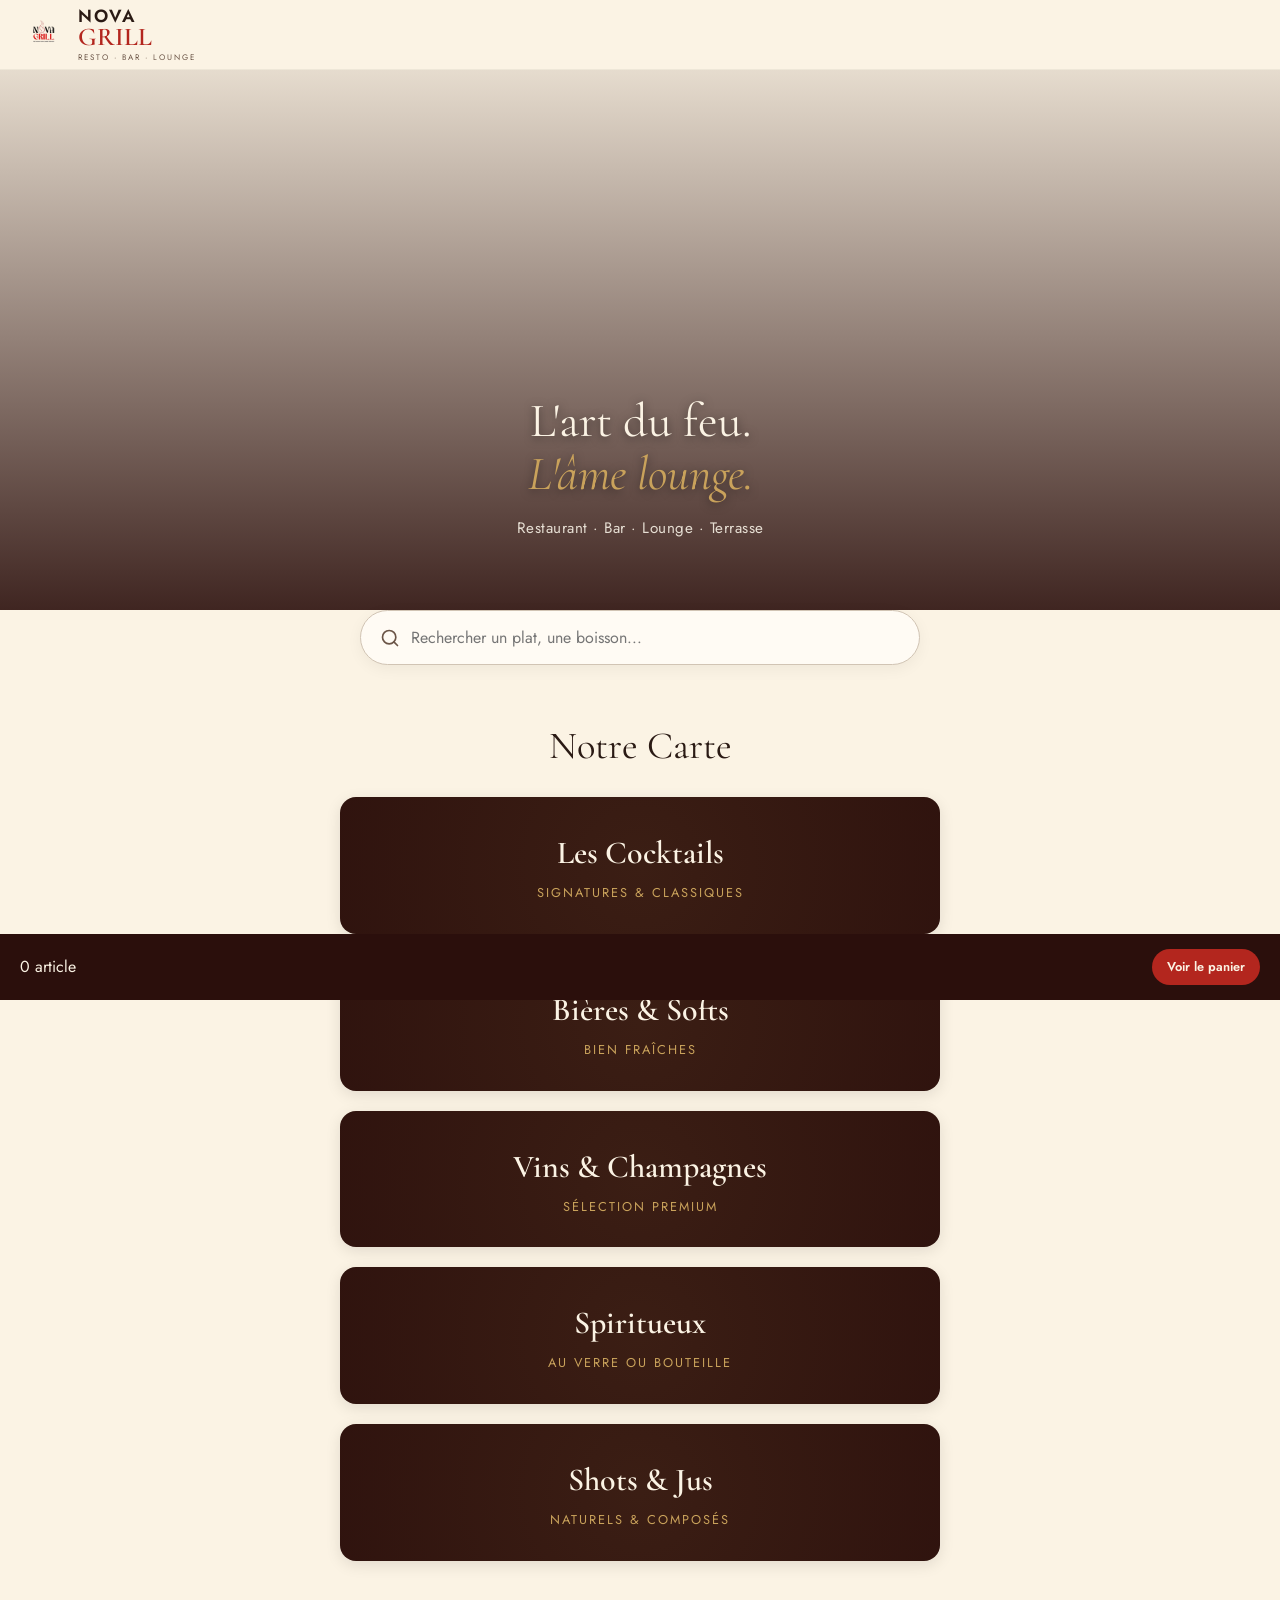
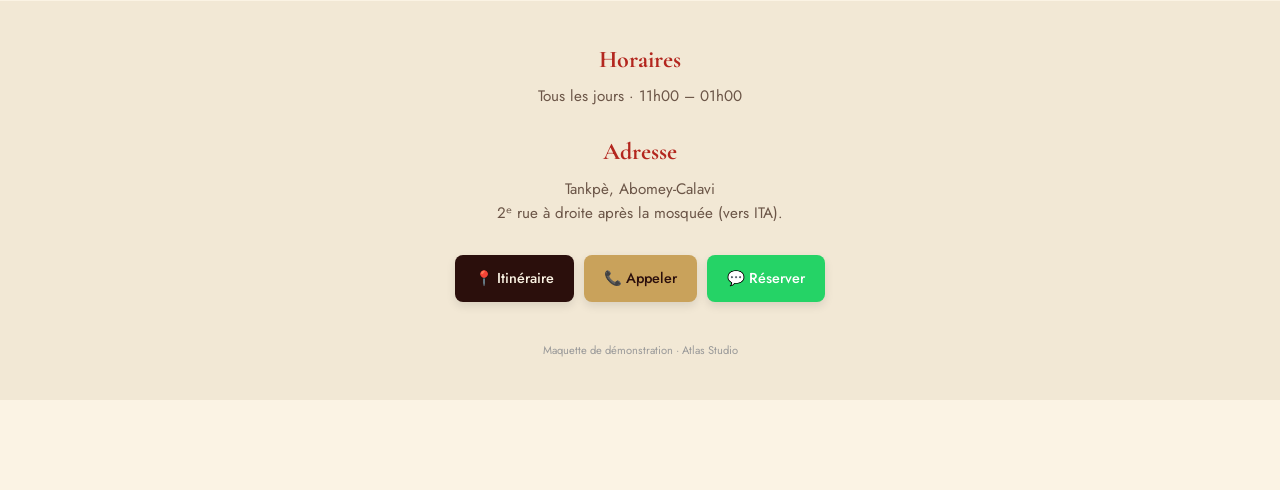
<file: index.html>
<!DOCTYPE html>
<html lang="fr">
<head>
    <meta charset="UTF-8">
    <meta name="viewport" content="width=device-width, initial-scale=1.0, maximum-scale=1.0, user-scalable=no">
    <title>NOVA GRILL — Catégories</title>
    <link rel="preconnect" href="https://fonts.googleapis.com">
    <link rel="preconnect" href="https://fonts.gstatic.com" crossorigin>
    <link href="https://fonts.googleapis.com/css2?family=Cormorant+Garamond:ital,wght@0,400;0,600;1,400&family=Jost:wght@300;400;500;600&display=swap" rel="stylesheet">
    <link rel="stylesheet" href="style.css">
</head>
<body>

    <header>
        <img src="logo.png" alt="Nova Grill" class="header-logo" onerror="this.style.display='none'">
        <div class="header-text">
            <span class="nova">NOVA</span><span class="grill">GRILL</span><span class="sub">Resto · Bar · Lounge</span>
        </div>
    </header>

    <section id="hero">
        <h1 class="hero-titre">L'art du feu.<br><i>L'âme lounge.</i></h1>
        <p class="hero-desc">Restaurant · Bar · Lounge · Terrasse</p>
    </section>

    <!-- BARRE DE RECHERCHE (Bug corrigé) -->
    <div class="search-container">
        <div class="search-wrapper">
            <!-- J'ai ajouté width et height ici pour bloquer la taille -->
            <svg class="search-icon" width="20" height="20" viewBox="0 0 24 24" fill="none" stroke="currentColor" stroke-width="2" stroke-linecap="round" stroke-linejoin="round">
                <circle cx="11" cy="11" r="8"></circle>
                <line x1="21" y1="21" x2="16.65" y2="16.65"></line>
            </svg>
            <input type="text" id="search-input" class="search-input" placeholder="Rechercher un plat, une boisson..." oninput="rechercherPlat()">
        </div>
    </div>

    <section class="categories-section">
        <h2 id="categories-title" class="section-titre" style="text-align: center; margin-bottom: 30px;">Notre Carte</h2>
        
        <!-- GRILLE DES CATÉGORIES -->
        <div id="categories-grid" class="category-grid">
            <a href="cocktails.html" class="category-card"><h3>Les Cocktails</h3><p>Signatures & Classiques</p></a>
            <a href="bieres.html" class="category-card"><h3>Bières & Softs</h3><p>Bien fraîches</p></a>
            <a href="vins.html" class="category-card"><h3>Vins & Champagnes</h3><p>Sélection Premium</p></a>
            <a href="spiritueux.html" class="category-card"><h3>Spiritueux</h3><p>Au verre ou bouteille</p></a>
            <a href="shots_jus.html" class="category-card"><h3>Shots & Jus</h3><p>Naturels & Composés</p></a>
        </div>

        <!-- RÉSULTATS DE RECHERCHE -->
        <div id="search-results" style="display: none; max-width: 600px; margin: 0 auto;"></div>
    </section>

    <section id="infos">
        <div class="info-item"><h4>Horaires</h4><p>Tous les jours · 11h00 – 01h00</p></div>
        <div class="info-item"><h4>Adresse</h4><p>Tankpè, Abomey-Calavi<br>2ᵉ rue à droite après la mosquée (vers ITA).</p></div>
        <div class="footer-buttons">
            <a href="https://maps.app.goo.gl/GMXFYEjBbgZhUxbY9?g_st=ic" class="btn-footer" target="_blank">📍 Itinéraire</a>
            <a href="tel:+2290167020586" class="btn-footer appeler">📞 Appeler</a>
            <a href="https://wa.me/2290167020586" class="btn-footer whatsapp" target="_blank">💬 Réserver</a>
        </div>
        <p class="demo-note">Maquette de démonstration · Atlas Studio</p>
    </section>

    <!-- BARRE PANIER FIXE -->
    <div class="cart-bar" id="cart-bar" onclick="window.location.href='cocktails.html'">
        <div class="cart-bar-text" id="cart-bar-text">0 article</div>
        <div class="cart-bar-btn">Voir le panier</div>
    </div>

    <script src="menu-data.js"></script>
    <script src="panier.js"></script>
    <script>
        // 1. Initialisation de la barre de panier
        window.onload = function() {
            let p = JSON.parse(localStorage.getItem('panierNova')) || {};
            let total = 0; let qte = 0;
            for(let id in p) { total += p[id].prix * p[id].qte; qte += p[id].qte; }
            const bar = document.getElementById('cart-bar');
            const txt = document.getElementById('cart-bar-text');
            if(qte > 0) {
                bar.classList.add('active');
                txt.innerHTML = `<strong>${qte} article${qte>1?'s':''}</strong> · ${total.toLocaleString()} F`;
            }
        }

        // 2. FONCTION DE RECHERCHE
        function rechercherPlat() {
            const query = document.getElementById('search-input').value.toLowerCase().trim();
            const resultsContainer = document.getElementById('search-results');
            const categoriesGrid = document.getElementById('categories-grid');
            const title = document.getElementById('categories-title');

            if(query === '') {
                resultsContainer.style.display = 'none';
                resultsContainer.innerHTML = '';
                categoriesGrid.style.display = 'grid';
                title.style.display = 'block';
                return;
            }

            categoriesGrid.style.display = 'none';
            title.style.display = 'none';
            resultsContainer.style.display = 'block';
            resultsContainer.innerHTML = '';

            let trouves = [];

            for (let cat in MENU_DATA) {
                MENU_DATA[cat].forEach(item => {
                    if(item.nom.toLowerCase().includes(query) || (item.desc && item.desc.toLowerCase().includes(query))) {
                        let nomCategorie = cat.replace('_', ' ');
                        trouves.push({ ...item, categorie: nomCategorie });
                    }
                });
            }

            if(trouves.length === 0) {
                resultsContainer.innerHTML = '<p style="text-align:center; color:var(--text-2); font-style:italic; padding:20px;">Aucun résultat pour cette recherche.</p>';
            } else {
                trouves.forEach(item => {
                    const div = document.createElement('div');
                    div.className = 'plat-item';
                    div.innerHTML = `
                        <div class="plat-header">
                            <span class="plat-nom">${item.nom} <span style="font-family:var(--font-texte); font-size:0.7rem; color:var(--gold); text-transform:uppercase; letter-spacing:1px; margin-left:5px;">(${item.categorie})</span></span>
                            <div class="plat-dots"></div>
                            <span class="plat-prix">${item.prix.toLocaleString()} F</span>
                        </div>
                        ${item.desc ? `<p class="plat-desc">${item.desc}</p>` : ''}
                        <div class="btn-add-container" id="btn-container-${item.id}">
                            <button class="btn-add" onclick="ajouterAuPanier('${item.nom}', ${item.prix}, '${item.id}')">+ Ajouter</button>
                            <div class="btn-qte-control" id="ctrl-${item.id}">
                                <button onclick="modifierQte('${item.id}', -1)">−</button>
                                <span id="qte-${item.id}">1</span>
                                <button onclick="modifierQte('${item.id}', 1)">+</button>
                            </div>
                        </div>
                    `;
                    resultsContainer.appendChild(div);
                    
                    if (panier[item.id]) {
                        document.getElementById(`btn-container-${item.id}`).querySelector('.btn-add').style.display = 'none';
                        document.getElementById(`ctrl-${item.id}`).style.display = 'flex';
                        document.getElementById(`qte-${item.id}`).innerText = panier[item.id].qte;
                    }
                });
            }
        }
    </script>
</body>
</html>
</file>
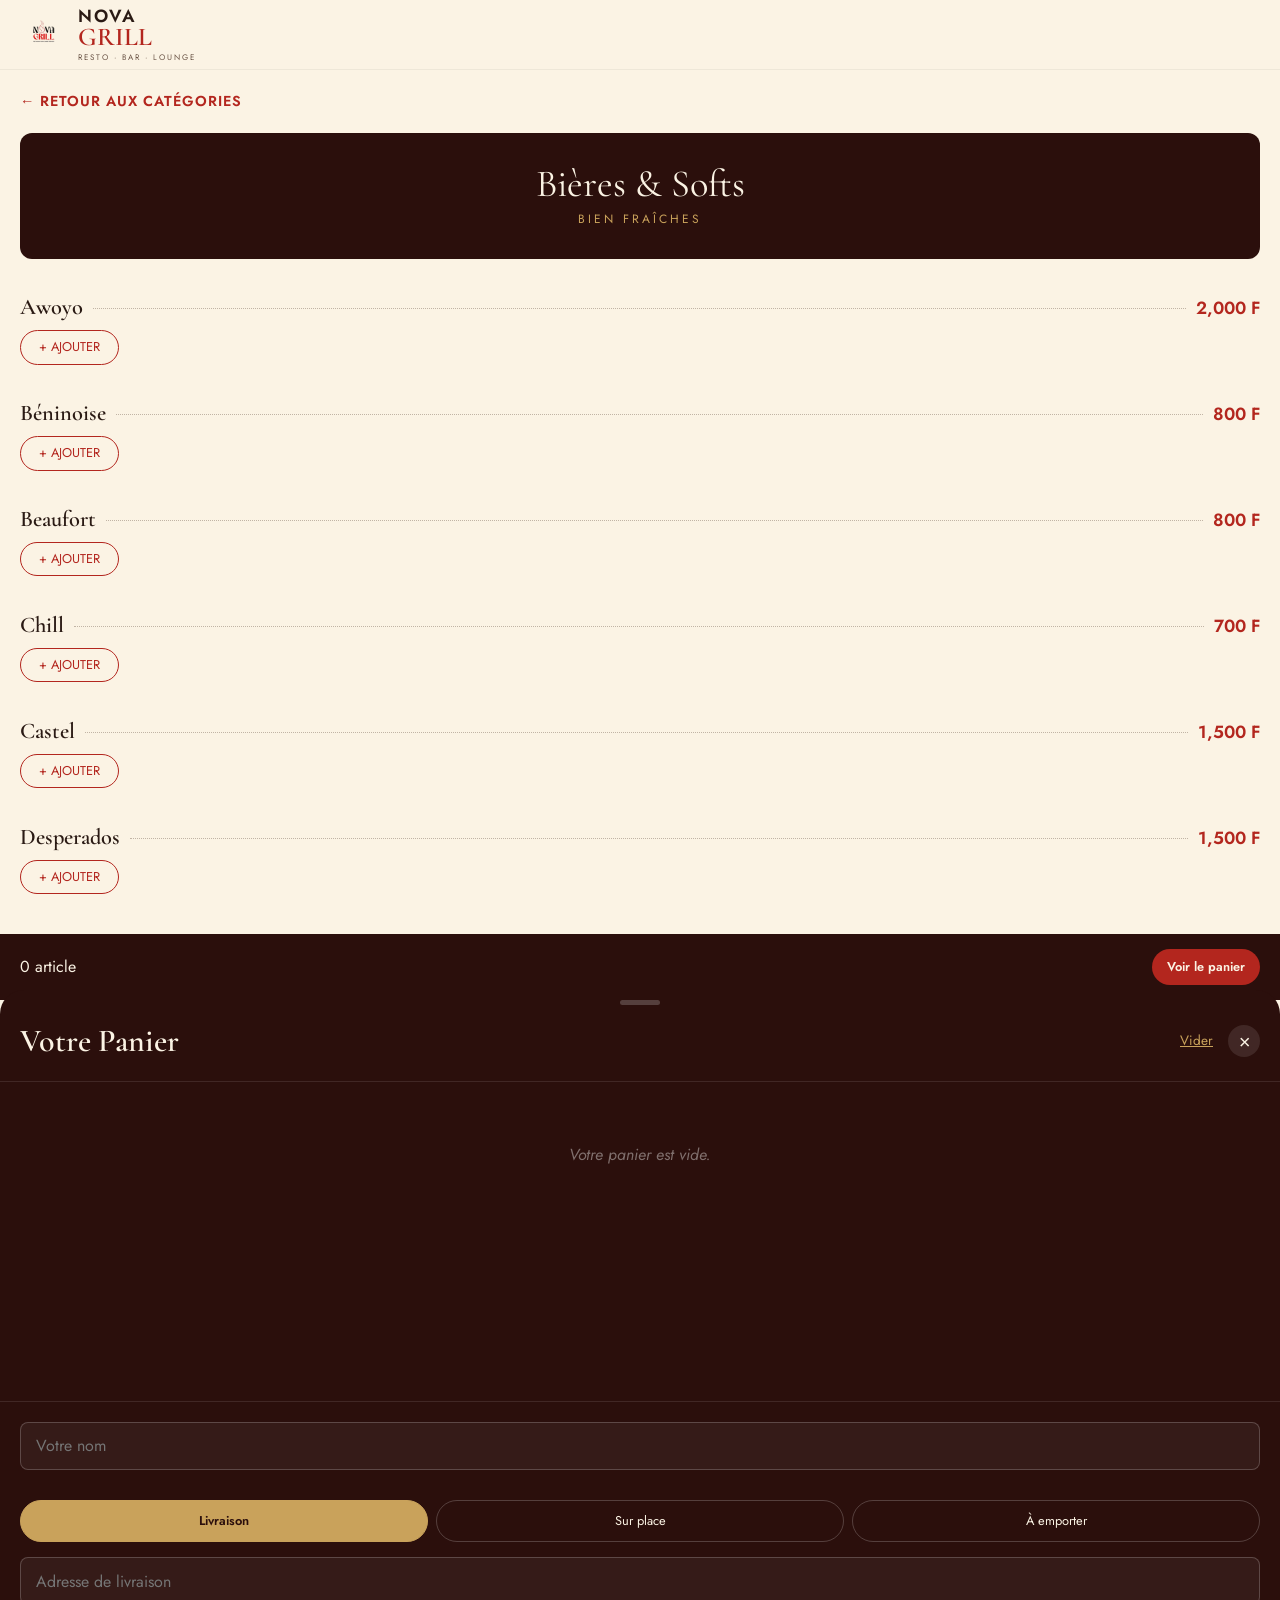
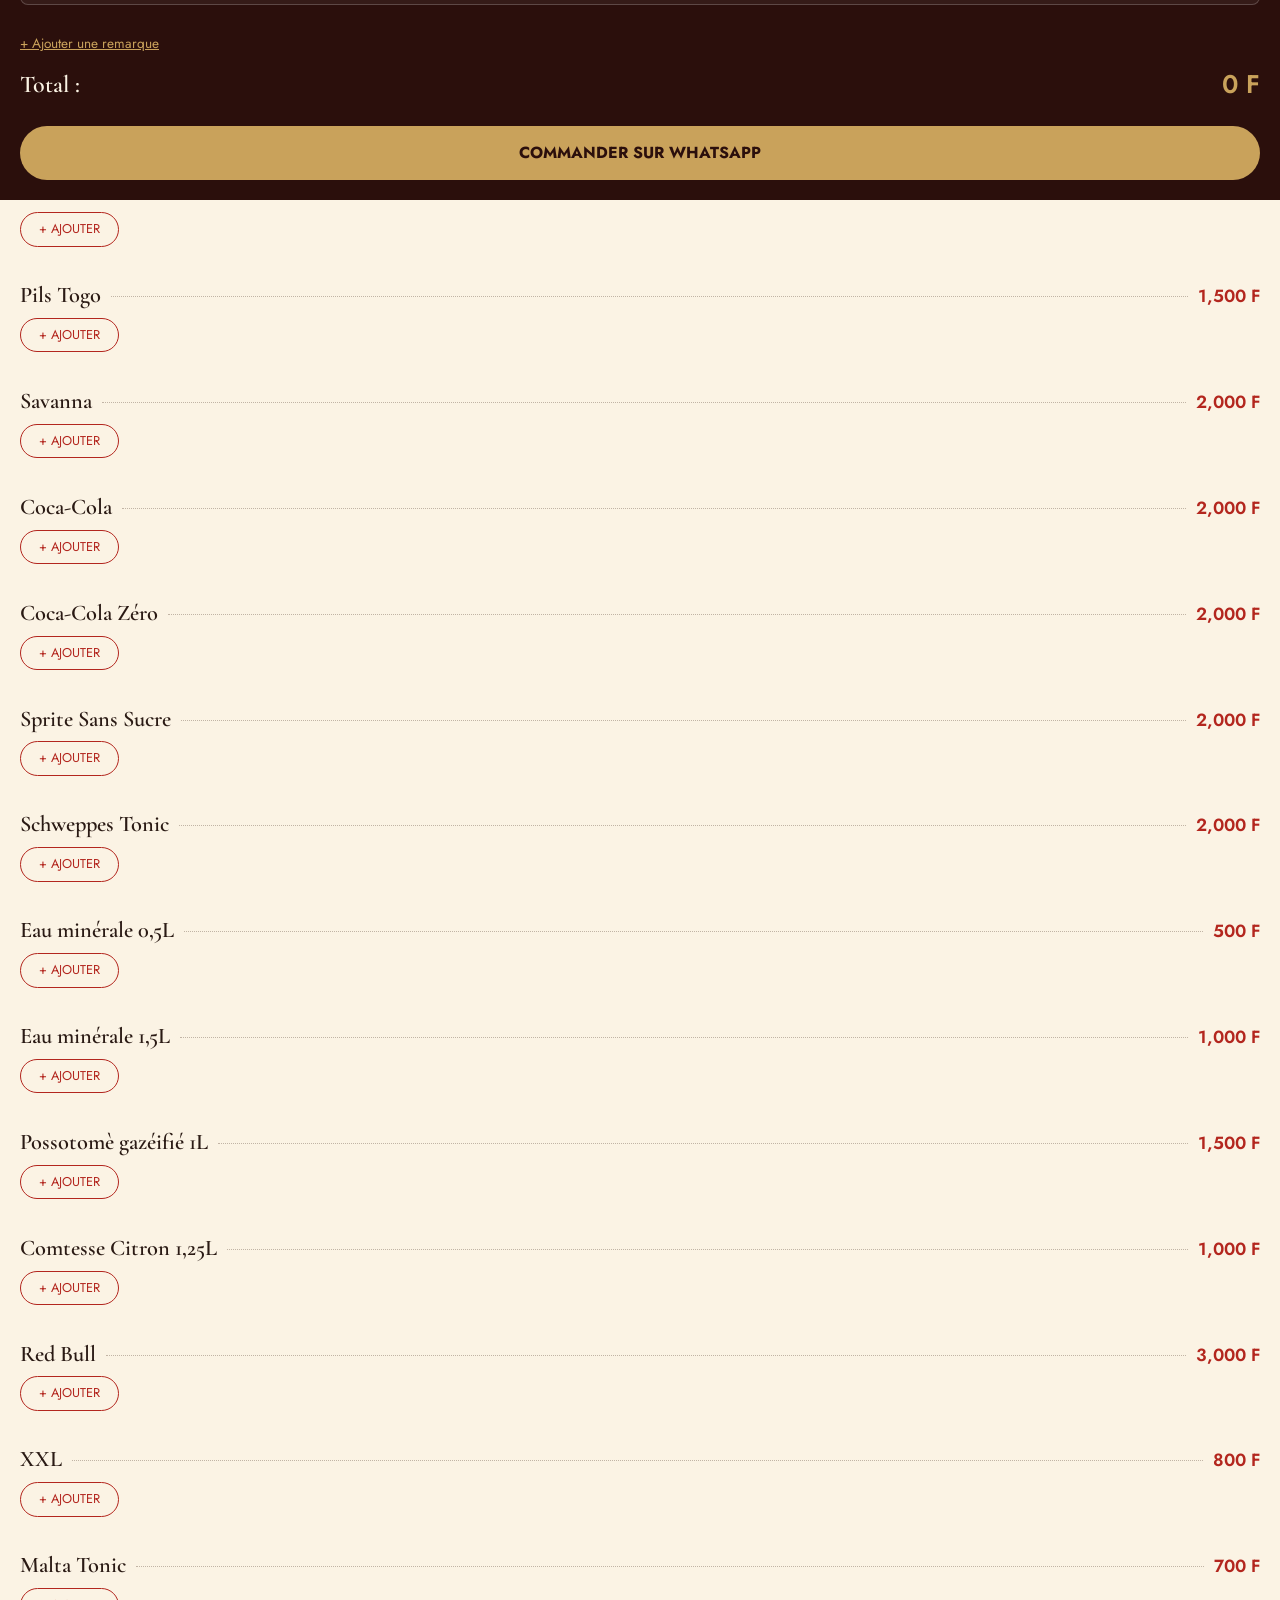
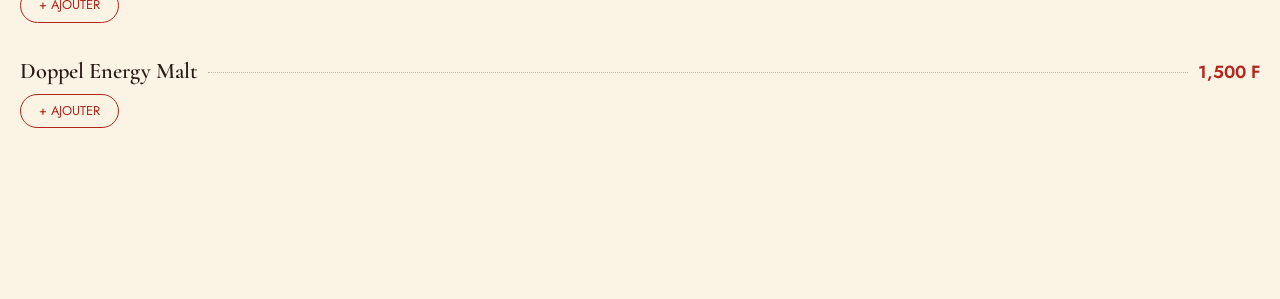
<file: bieres.html>
<!DOCTYPE html>
<html lang="fr">
<head>
    <meta charset="UTF-8">
    <meta name="viewport" content="width=device-width, initial-scale=1.0, maximum-scale=1.0, user-scalable=no">
    <title>NOVA GRILL — Bières & Softs</title>
    <link rel="preconnect" href="https://fonts.googleapis.com">
    <link rel="preconnect" href="https://fonts.gstatic.com" crossorigin>
    <link href="https://fonts.googleapis.com/css2?family=Cormorant+Garamond:ital,wght@0,400;0,600;1,400&family=Jost:wght@300;400;500;600&display=swap" rel="stylesheet">
    <link rel="stylesheet" href="style.css">
</head>
<body>
    <header>
        <img src="logo.png" alt="Nova Grill" class="header-logo" onerror="this.style.display='none'">
        <div class="header-text">
            <span class="nova">NOVA</span><span class="grill">GRILL</span><span class="sub">Resto · Bar · Lounge</span>
        </div>
    </header>

    <a href="index.html" class="btn-retour">← Retour aux catégories</a>

    <section>
        <div class="section-header">
            <h2 class="section-titre">Bières & Softs</h2>
            <p class="section-sous-titre">Bien fraîches</p>
        </div>
        <div id="menu-container"></div>
    </section>

    <div class="cart-bar" id="cart-bar" onclick="ouvrirPanier()">
        <div class="cart-bar-text" id="cart-bar-text">0 article</div>
        <div class="cart-bar-btn">Voir le panier</div>
    </div>
    <div id="panier-overlay" onclick="fermerPanier()"></div>
    <div id="panier-drawer">
        <div class="drag-handle"></div>
        <div class="panier-header">
            <h3>Votre Panier</h3>
            <div class="header-actions"><button class="btn-vider" onclick="viderPanier()">Vider</button><button class="btn-fermer" onclick="fermerPanier()">×</button></div>
        </div>
        <div class="panier-content" id="panier-items-container"></div>
        <div class="panier-footer">
            <input type="text" id="nom-input" class="input-nom" placeholder="Votre nom" oninput="preparerLienWhatsApp()">
            <div class="mode-selector">
                <button class="mode-btn active" onclick="setMode('livraison', this)">Livraison</button>
                <button class="mode-btn" onclick="setMode('sur_place', this)">Sur place</button>
                <button class="mode-btn" onclick="setMode('emporter', this)">À emporter</button>
            </div>
            <div id="input-livraison" class="input-cond active"><input type="text" id="adresse-input" placeholder="Adresse de livraison" oninput="preparerLienWhatsApp()"></div>
            <div id="input-sur_place" class="input-cond"><input type="text" id="table-input" placeholder="Numéro de table" oninput="preparerLienWhatsApp()"></div>
            <span class="remarque-toggle" onclick="toggleRemarque()">+ Ajouter une remarque</span>
            <textarea id="remarque-input" class="remarque-input" rows="2" placeholder="Ex: Sans piment..." oninput="preparerLienWhatsApp()"></textarea>
            <div class="panier-total-row"><span>Total :</span><span id="panier-total-prix">0 F</span></div>
            <a href="#" id="btn-whatsapp" class="btn-whatsapp" target="_blank" disabled>Commander sur WhatsApp</a>
        </div>
    </div>
    <div id="toast"><span id="toast-message">Article ajouté</span><button onclick="annulerDernierAjout()">Annuler</button></div>

    <script src="menu-data.js"></script>
    <script src="panier.js"></script>
    <script>
        window.onload = function() {
            const container = document.getElementById('menu-container');
            const items = MENU_DATA.bieres; // <-- ICI
            if (items && items.length > 0) {
                items.forEach(item => {
                    const platDiv = document.createElement('div');
                    platDiv.className = 'plat-item';
                    platDiv.innerHTML = `
                        <div class="plat-header"><span class="plat-nom">${item.nom}</span><div class="plat-dots"></div><span class="plat-prix">${item.prix.toLocaleString()} F</span></div>
                        ${item.desc ? `<p class="plat-desc">${item.desc}</p>` : ''}
                        <div class="btn-add-container" id="btn-container-${item.id}">
                            <button class="btn-add" onclick="ajouterAuPanier('${item.nom}', ${item.prix}, '${item.id}')">+ Ajouter</button>
                            <div class="btn-qte-control" id="ctrl-${item.id}"><button onclick="modifierQte('${item.id}', -1)">−</button><span id="qte-${item.id}">1</span><button onclick="modifierQte('${item.id}', 1)">+</button></div>
                        </div>`;
                    container.appendChild(platDiv);
                    if (panier[item.id]) {
                        document.getElementById(`btn-container-${item.id}`).querySelector('.btn-add').style.display = 'none';
                        document.getElementById(`ctrl-${item.id}`).style.display = 'flex';
                        document.getElementById(`qte-${item.id}`).innerText = panier[item.id].qte;
                    }
                });
            }
            mettreAJourUI();
        }
    </script>
</body>
</html>
</file>
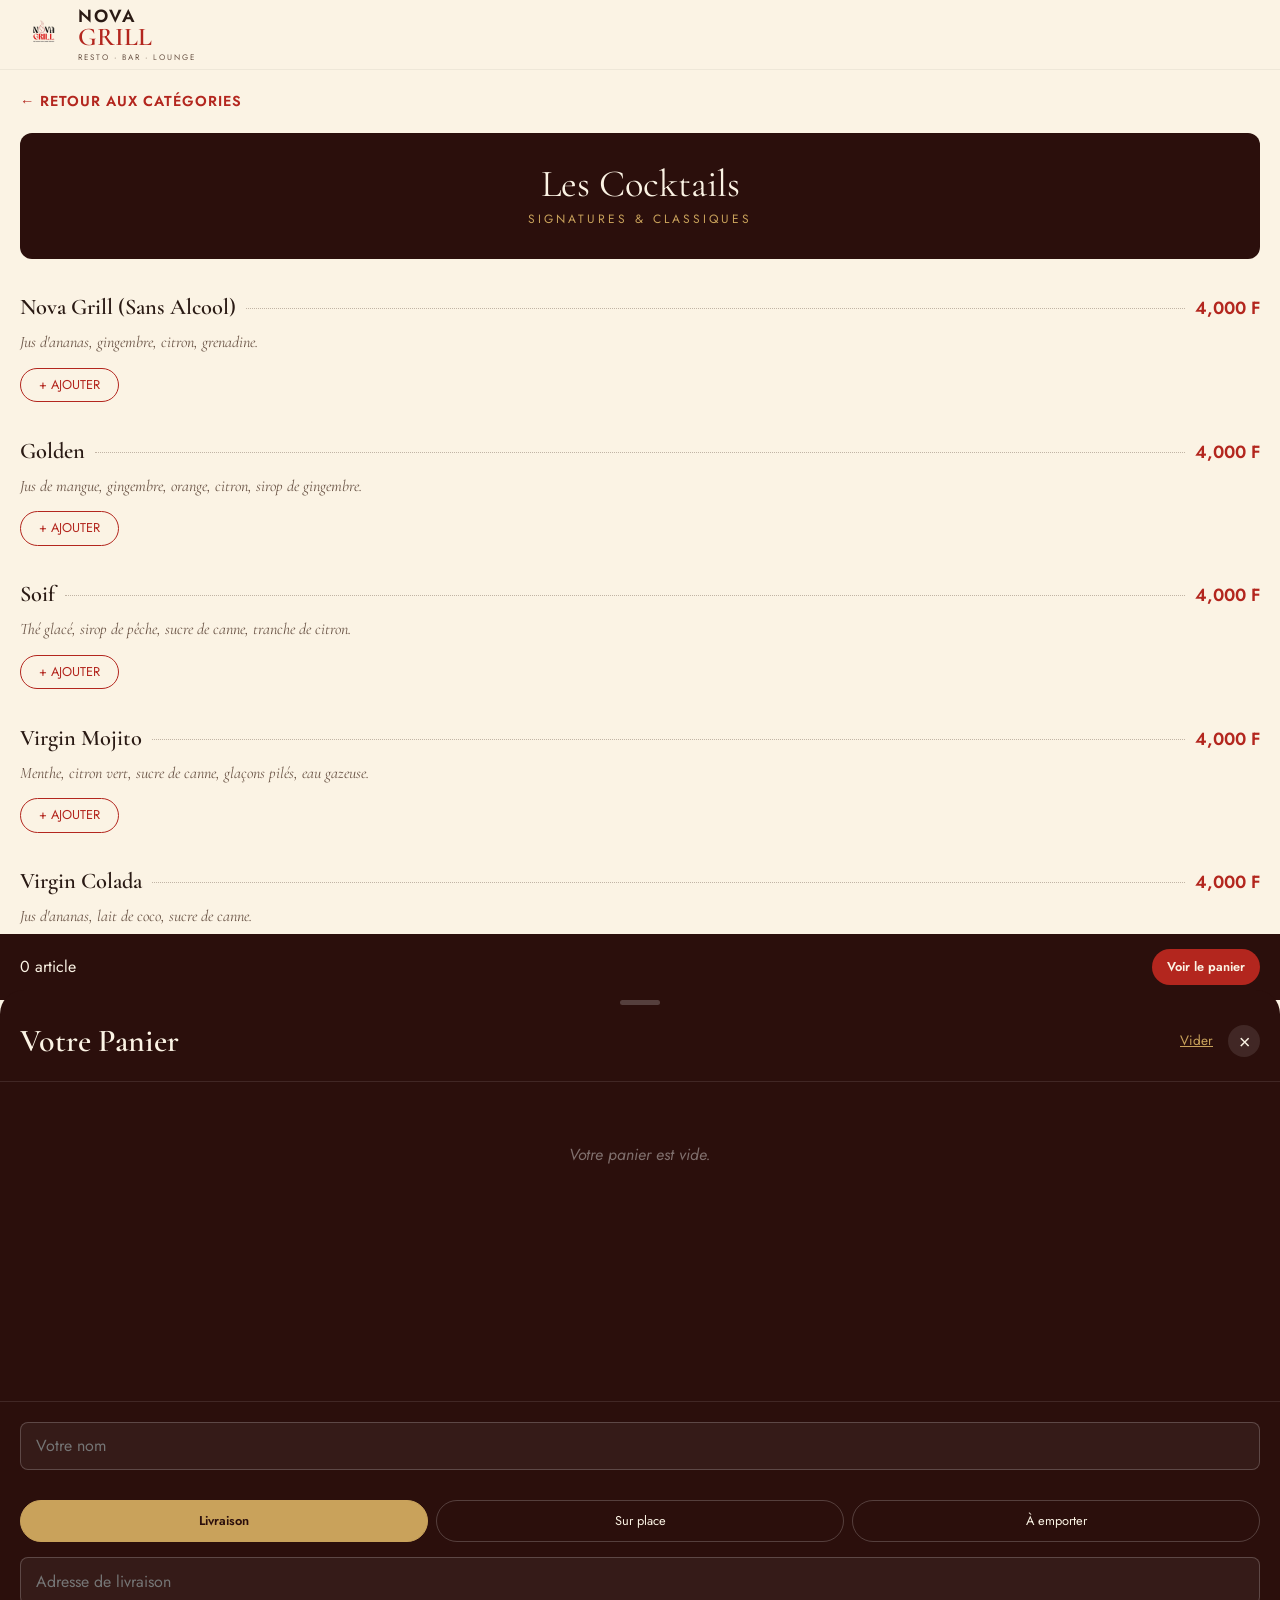
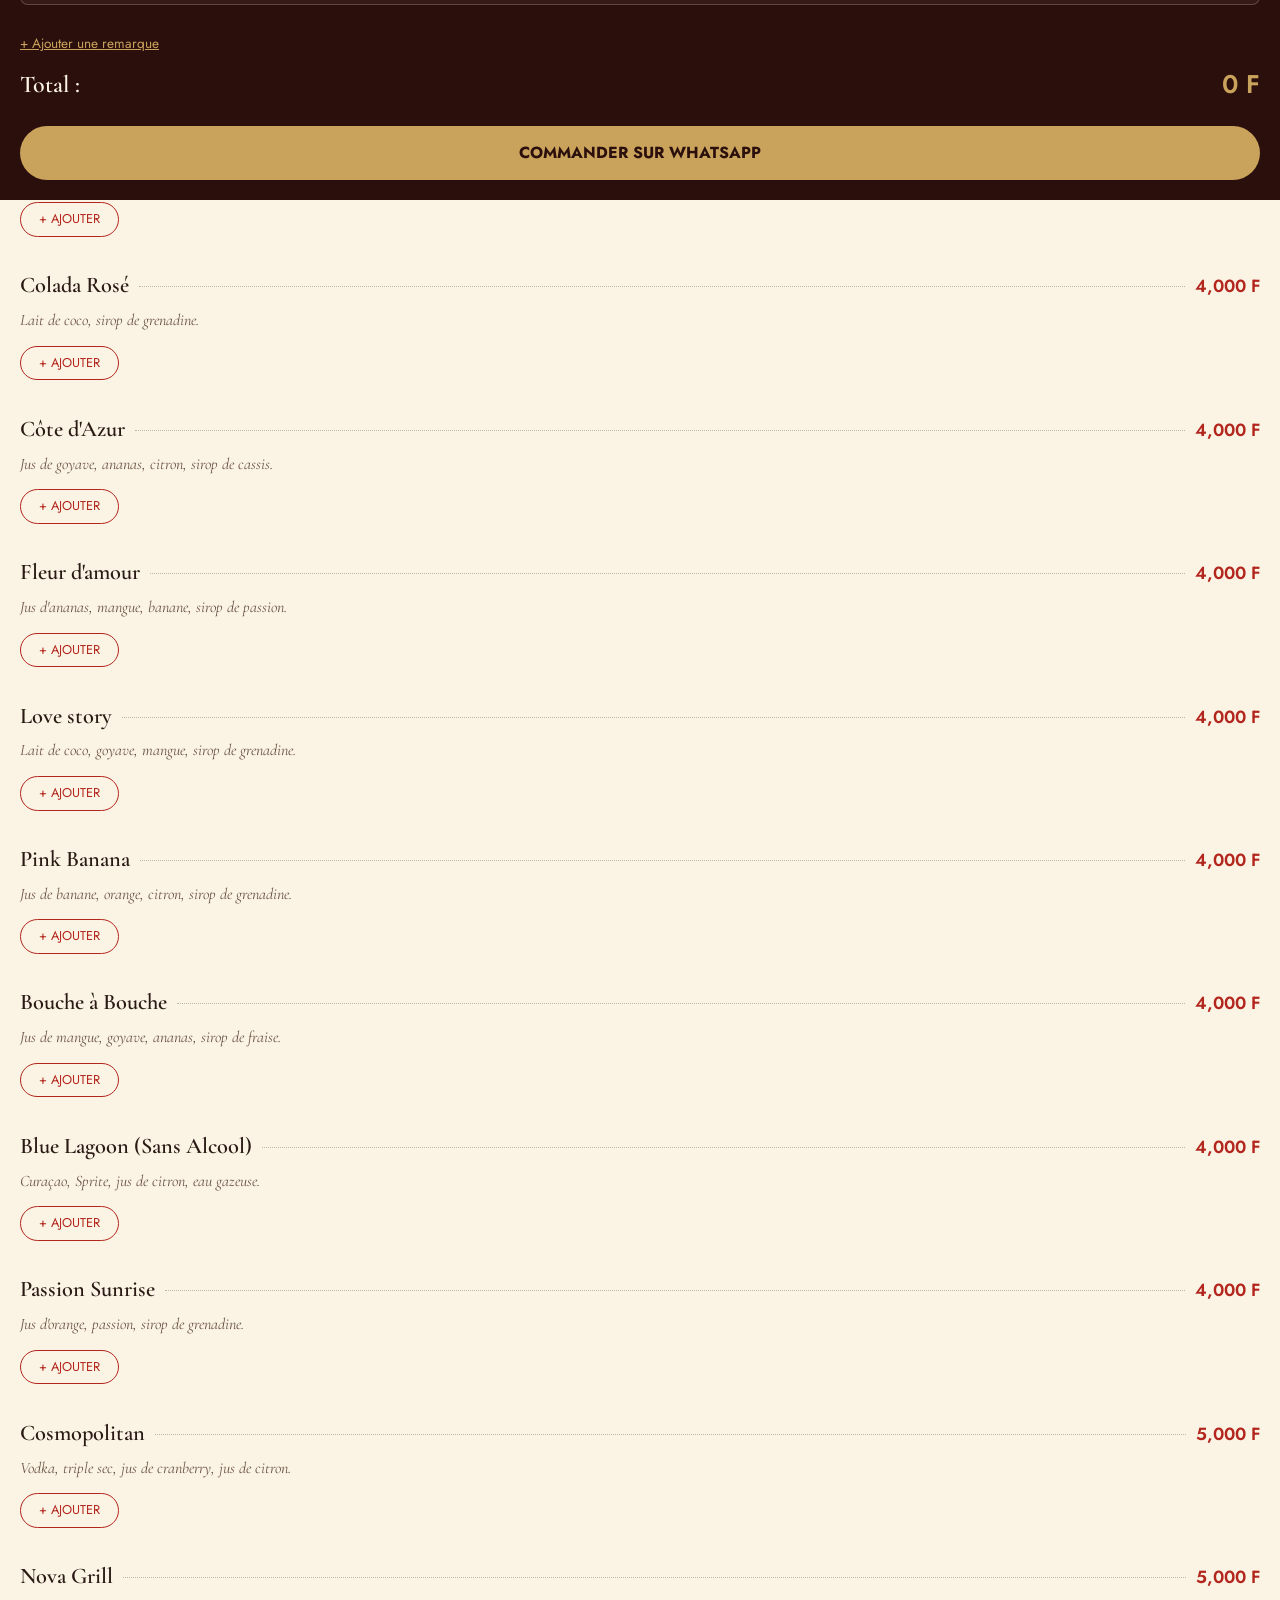
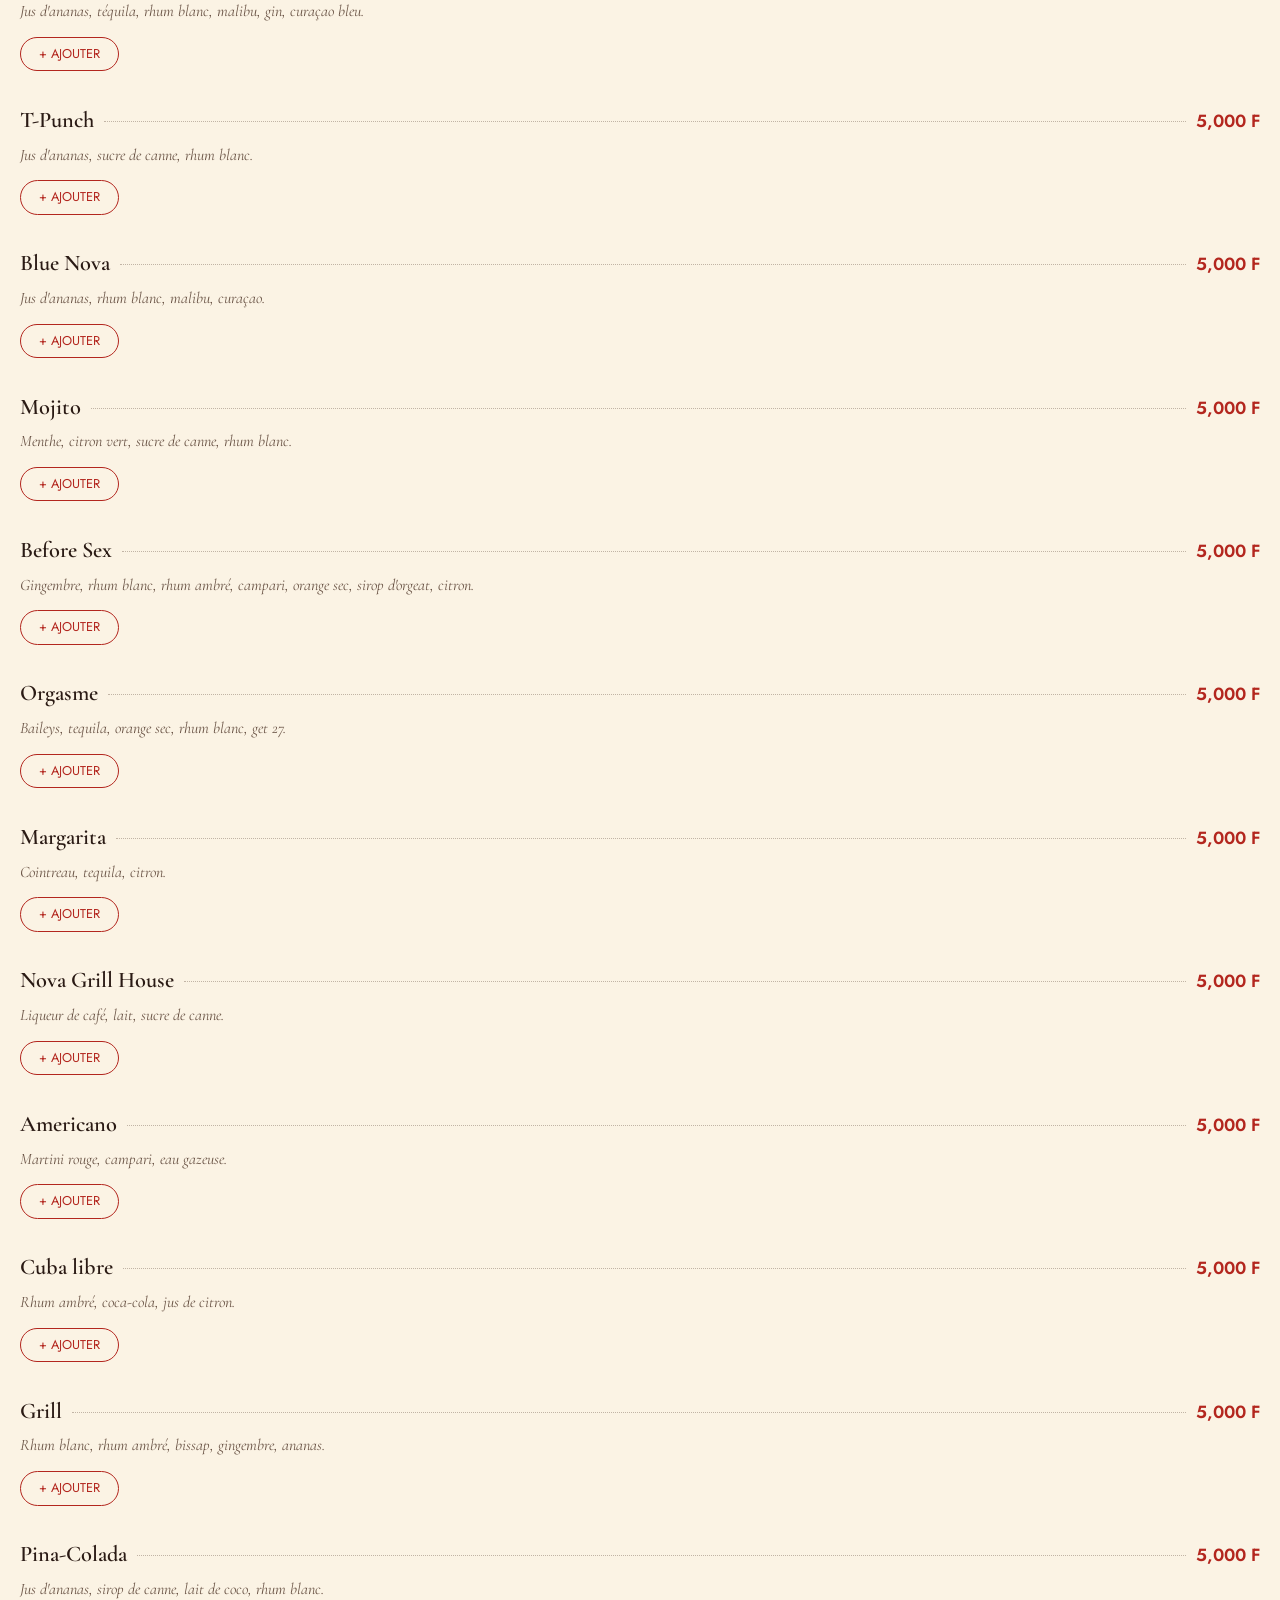
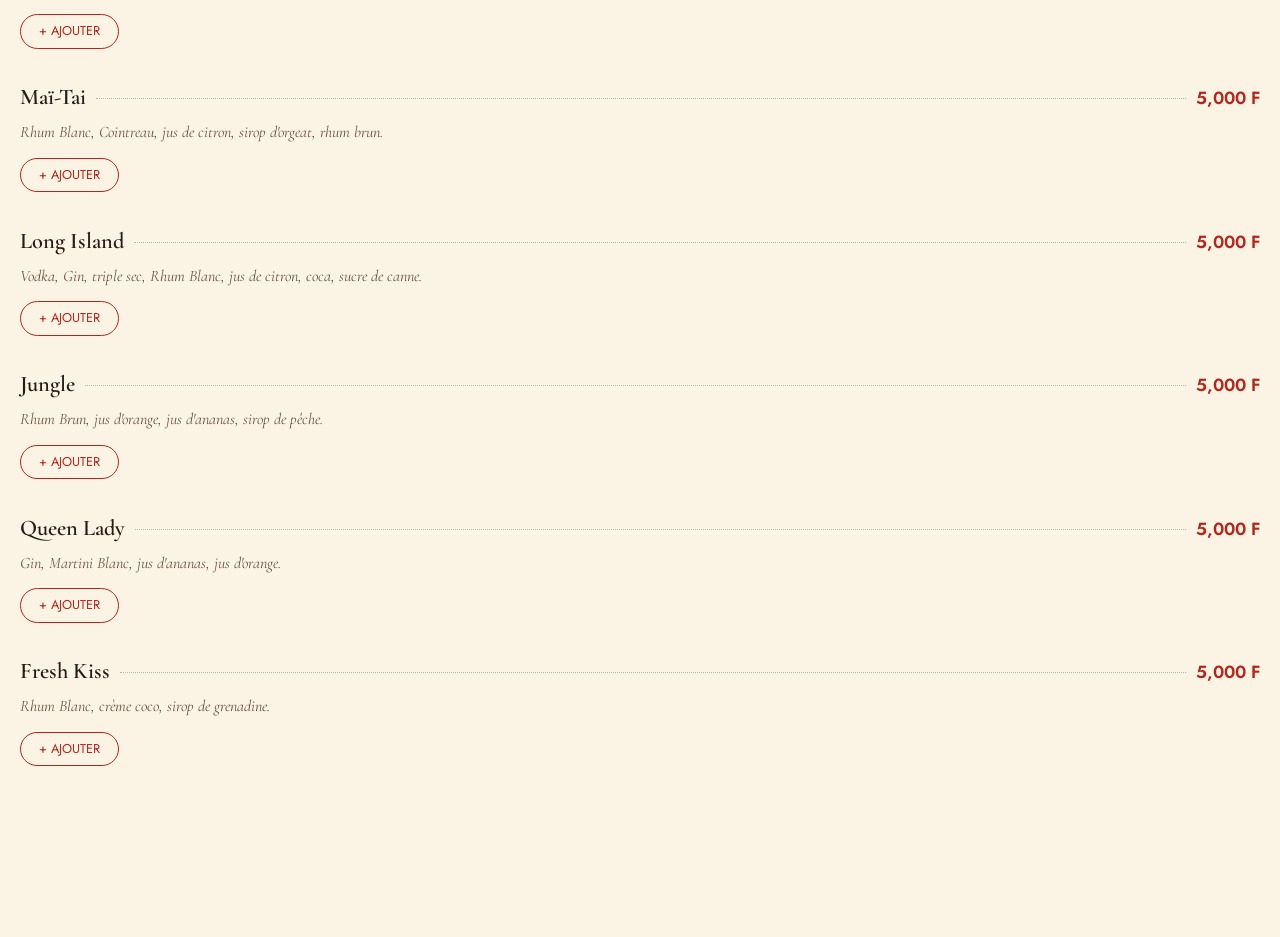
<file: cocktails.html>
<!DOCTYPE html>
<html lang="fr">
<head>
    <meta charset="UTF-8">
    <meta name="viewport" content="width=device-width, initial-scale=1.0, maximum-scale=1.0, user-scalable=no">
    <title>NOVA GRILL — Cocktails</title>
    <link rel="preconnect" href="https://fonts.googleapis.com">
    <link rel="preconnect" href="https://fonts.gstatic.com" crossorigin>
    <link href="https://fonts.googleapis.com/css2?family=Cormorant+Garamond:ital,wght@0,400;0,600;1,400&family=Jost:wght@300;400;500;600&display=swap" rel="stylesheet">
    
    <!-- LE LIEN VERS LE CSS EXTERNE -->
    <link rel="stylesheet" href="style.css">
</head>
<body>

    <header>
        <img src="logo.png" alt="Nova Grill" class="header-logo" onerror="this.style.display='none'">
        <div class="header-text">
            <span class="nova">NOVA</span><span class="grill">GRILL</span><span class="sub">Resto · Bar · Lounge</span>
        </div>
    </header>

    <a href="index.html" class="btn-retour">← Retour aux catégories</a>

    <section>
        <div class="section-header">
            <h2 class="section-titre">Les Cocktails</h2>
            <p class="section-sous-titre">Signatures & Classiques</p>
        </div>
        
        <div id="menu-container"></div>
    </section>

    <!-- Panier -->
    <div class="cart-bar" id="cart-bar" onclick="ouvrirPanier()">
        <div class="cart-bar-text" id="cart-bar-text">0 article</div>
        <div class="cart-bar-btn">Voir le panier</div>
    </div>
    <div id="panier-overlay" onclick="fermerPanier()"></div>
    <div id="panier-drawer">
        <div class="drag-handle"></div>
        <div class="panier-header">
            <h3>Votre Panier</h3>
            <div class="header-actions">
                <button class="btn-vider" onclick="viderPanier()">Vider</button>
                <button class="btn-fermer" onclick="fermerPanier()">×</button>
            </div>
        </div>
        <div class="panier-content" id="panier-items-container"></div>
        <div class="panier-footer">
            <input type="text" id="nom-input" class="input-nom" placeholder="Votre nom" oninput="preparerLienWhatsApp()">
            <div class="mode-selector">
                <button class="mode-btn active" onclick="setMode('livraison', this)">Livraison</button>
                <button class="mode-btn" onclick="setMode('sur_place', this)">Sur place</button>
                <button class="mode-btn" onclick="setMode('emporter', this)">À emporter</button>
            </div>
            <div id="input-livraison" class="input-cond active">
                <input type="text" id="adresse-input" placeholder="Adresse de livraison" oninput="preparerLienWhatsApp()">
            </div>
            <div id="input-sur_place" class="input-cond">
                <input type="text" id="table-input" placeholder="Numéro de table" oninput="preparerLienWhatsApp()">
            </div>
            <span class="remarque-toggle" onclick="toggleRemarque()">+ Ajouter une remarque</span>
            <textarea id="remarque-input" class="remarque-input" rows="2" placeholder="Ex: Sans piment..." oninput="preparerLienWhatsApp()"></textarea>
            <div class="panier-total-row">
                <span>Total :</span>
                <span id="panier-total-prix">0 F</span>
            </div>
            <a href="#" id="btn-whatsapp" class="btn-whatsapp" target="_blank" disabled>Commander sur WhatsApp</a>
        </div>
    </div>
    <div id="toast">
        <span id="toast-message">Article ajouté</span>
        <button onclick="annulerDernierAjout()">Annuler</button>
    </div>

    <!-- APPEL AUX FICHIERS EXTERNES -->
    <script src="menu-data.js"></script>
    <script src="panier.js"></script>

    <!-- LE PETIT SCRIPT UNIQUE A CETTE PAGE (Pour afficher les cocktails) -->
    <script>
        window.onload = function() {
            const container = document.getElementById('menu-container');
            const items = MENU_DATA.cocktails;

            if (items && items.length > 0) {
                items.forEach(item => {
                    const platDiv = document.createElement('div');
                    platDiv.className = 'plat-item';
                    platDiv.innerHTML = `
                        <div class="plat-header">
                            <span class="plat-nom">${item.nom}</span>
                            <div class="plat-dots"></div>
                            <span class="plat-prix">${item.prix.toLocaleString()} F</span>
                        </div>
                        ${item.desc ? `<p class="plat-desc">${item.desc}</p>` : ''}
                        <div class="btn-add-container" id="btn-container-${item.id}">
                            <button class="btn-add" onclick="ajouterAuPanier('${item.nom}', ${item.prix}, '${item.id}')">+ Ajouter</button>
                            <div class="btn-qte-control" id="ctrl-${item.id}">
                                <button onclick="modifierQte('${item.id}', -1)">−</button>
                                <span id="qte-${item.id}">1</span>
                                <button onclick="modifierQte('${item.id}', 1)">+</button>
                            </div>
                        </div>
                    `;
                    container.appendChild(platDiv);
                    if (panier[item.id]) {
                        document.getElementById(`btn-container-${item.id}`).querySelector('.btn-add').style.display = 'none';
                        document.getElementById(`ctrl-${item.id}`).style.display = 'flex';
                        document.getElementById(`qte-${item.id}`).innerText = panier[item.id].qte;
                    }
                });
            }
            mettreAJourUI();
        }
    </script>
</body>
</html>
</file>
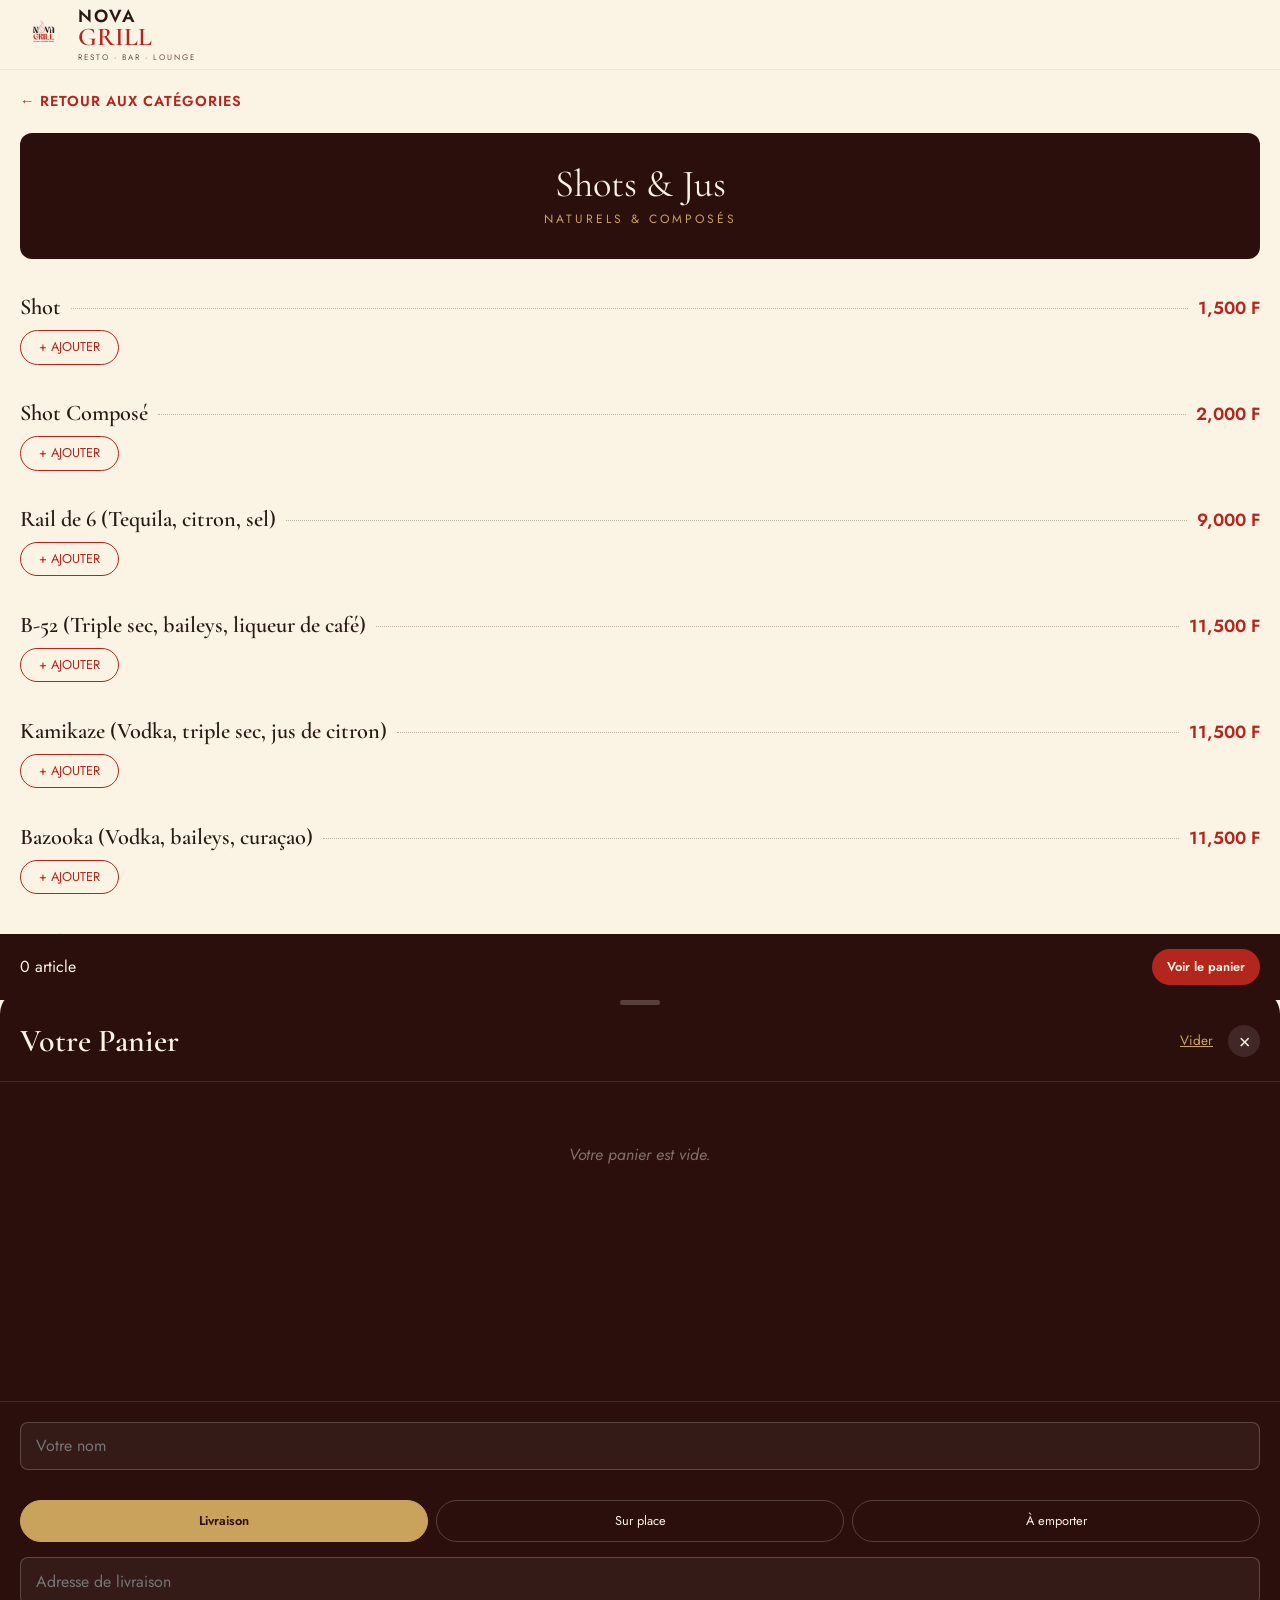
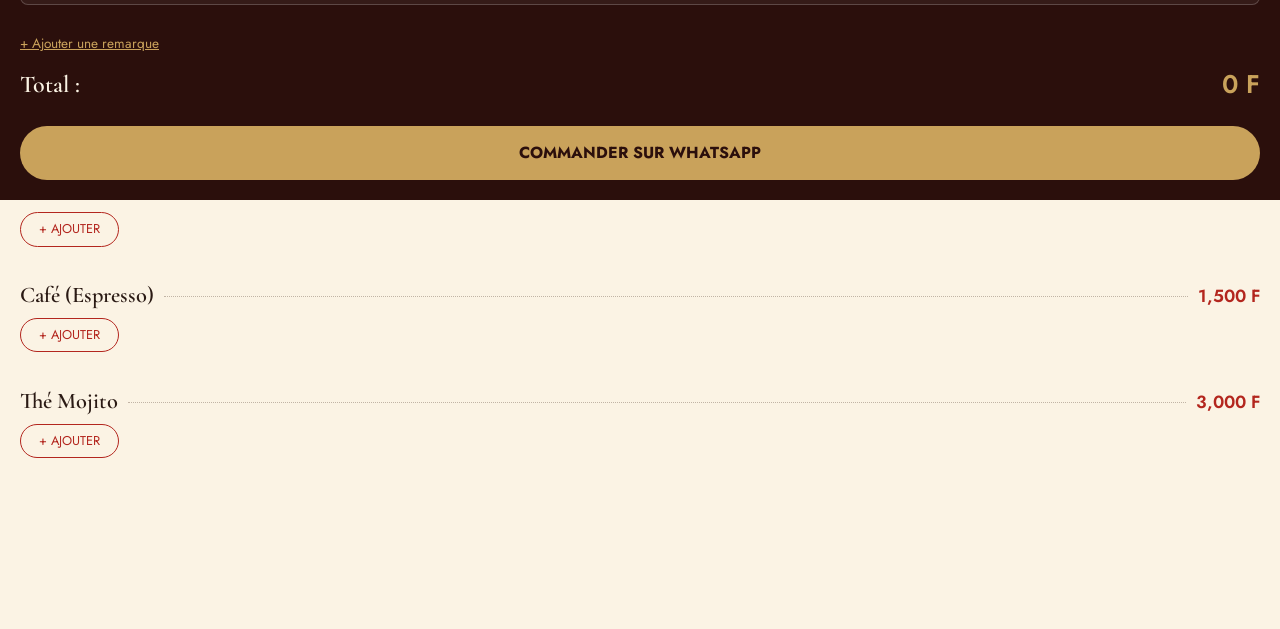
<file: shots_jus.html>
<!DOCTYPE html>
<html lang="fr">
<head>
    <meta charset="UTF-8">
    <meta name="viewport" content="width=device-width, initial-scale=1.0, maximum-scale=1.0, user-scalable=no">
    <title>NOVA GRILL — Shots & Jus</title>
    <link rel="preconnect" href="https://fonts.googleapis.com">
    <link rel="preconnect" href="https://fonts.gstatic.com" crossorigin>
    <link href="https://fonts.googleapis.com/css2?family=Cormorant+Garamond:ital,wght@0,400;0,600;1,400&family=Jost:wght@300;400;500;600&display=swap" rel="stylesheet">
    <link rel="stylesheet" href="style.css">
</head>
<body>
    <header>
        <img src="logo.png" alt="Nova Grill" class="header-logo" onerror="this.style.display='none'">
        <div class="header-text">
            <span class="nova">NOVA</span><span class="grill">GRILL</span><span class="sub">Resto · Bar · Lounge</span>
        </div>
    </header>

    <a href="index.html" class="btn-retour">← Retour aux catégories</a>

    <section>
        <div class="section-header">
            <h2 class="section-titre">Shots & Jus</h2>
            <p class="section-sous-titre">Naturels & Composés</p>
        </div>
        <div id="menu-container"></div>
    </section>

    <div class="cart-bar" id="cart-bar" onclick="ouvrirPanier()">
        <div class="cart-bar-text" id="cart-bar-text">0 article</div>
        <div class="cart-bar-btn">Voir le panier</div>
    </div>
    <div id="panier-overlay" onclick="fermerPanier()"></div>
    <div id="panier-drawer">
        <div class="drag-handle"></div>
        <div class="panier-header">
            <h3>Votre Panier</h3>
            <div class="header-actions"><button class="btn-vider" onclick="viderPanier()">Vider</button><button class="btn-fermer" onclick="fermerPanier()">×</button></div>
        </div>
        <div class="panier-content" id="panier-items-container"></div>
        <div class="panier-footer">
            <input type="text" id="nom-input" class="input-nom" placeholder="Votre nom" oninput="preparerLienWhatsApp()">
            <div class="mode-selector">
                <button class="mode-btn active" onclick="setMode('livraison', this)">Livraison</button>
                <button class="mode-btn" onclick="setMode('sur_place', this)">Sur place</button>
                <button class="mode-btn" onclick="setMode('emporter', this)">À emporter</button>
            </div>
            <div id="input-livraison" class="input-cond active"><input type="text" id="adresse-input" placeholder="Adresse de livraison" oninput="preparerLienWhatsApp()"></div>
            <div id="input-sur_place" class="input-cond"><input type="text" id="table-input" placeholder="Numéro de table" oninput="preparerLienWhatsApp()"></div>
            <span class="remarque-toggle" onclick="toggleRemarque()">+ Ajouter une remarque</span>
            <textarea id="remarque-input" class="remarque-input" rows="2" placeholder="Ex: Sans piment..." oninput="preparerLienWhatsApp()"></textarea>
            <div class="panier-total-row"><span>Total :</span><span id="panier-total-prix">0 F</span></div>
            <a href="#" id="btn-whatsapp" class="btn-whatsapp" target="_blank" disabled>Commander sur WhatsApp</a>
        </div>
    </div>
    <div id="toast"><span id="toast-message">Article ajouté</span><button onclick="annulerDernierAjout()">Annuler</button></div>

    <script src="menu-data.js"></script>
    <script src="panier.js"></script>
    <script>
        window.onload = function() {
            const container = document.getElementById('menu-container');
            const items = MENU_DATA.shots_jus; // <-- ICI
            if (items && items.length > 0) {
                items.forEach(item => {
                    const platDiv = document.createElement('div');
                    platDiv.className = 'plat-item';
                    platDiv.innerHTML = `
                        <div class="plat-header"><span class="plat-nom">${item.nom}</span><div class="plat-dots"></div><span class="plat-prix">${item.prix.toLocaleString()} F</span></div>
                        ${item.desc ? `<p class="plat-desc">${item.desc}</p>` : ''}
                        <div class="btn-add-container" id="btn-container-${item.id}">
                            <button class="btn-add" onclick="ajouterAuPanier('${item.nom}', ${item.prix}, '${item.id}')">+ Ajouter</button>
                            <div class="btn-qte-control" id="ctrl-${item.id}"><button onclick="modifierQte('${item.id}', -1)">−</button><span id="qte-${item.id}">1</span><button onclick="modifierQte('${item.id}', 1)">+</button></div>
                        </div>`;
                    container.appendChild(platDiv);
                    if (panier[item.id]) {
                        document.getElementById(`btn-container-${item.id}`).querySelector('.btn-add').style.display = 'none';
                        document.getElementById(`ctrl-${item.id}`).style.display = 'flex';
                        document.getElementById(`qte-${item.id}`).innerText = panier[item.id].qte;
                    }
                });
            }
            mettreAJourUI();
        }
    </script>
</body>
</html>
</file>
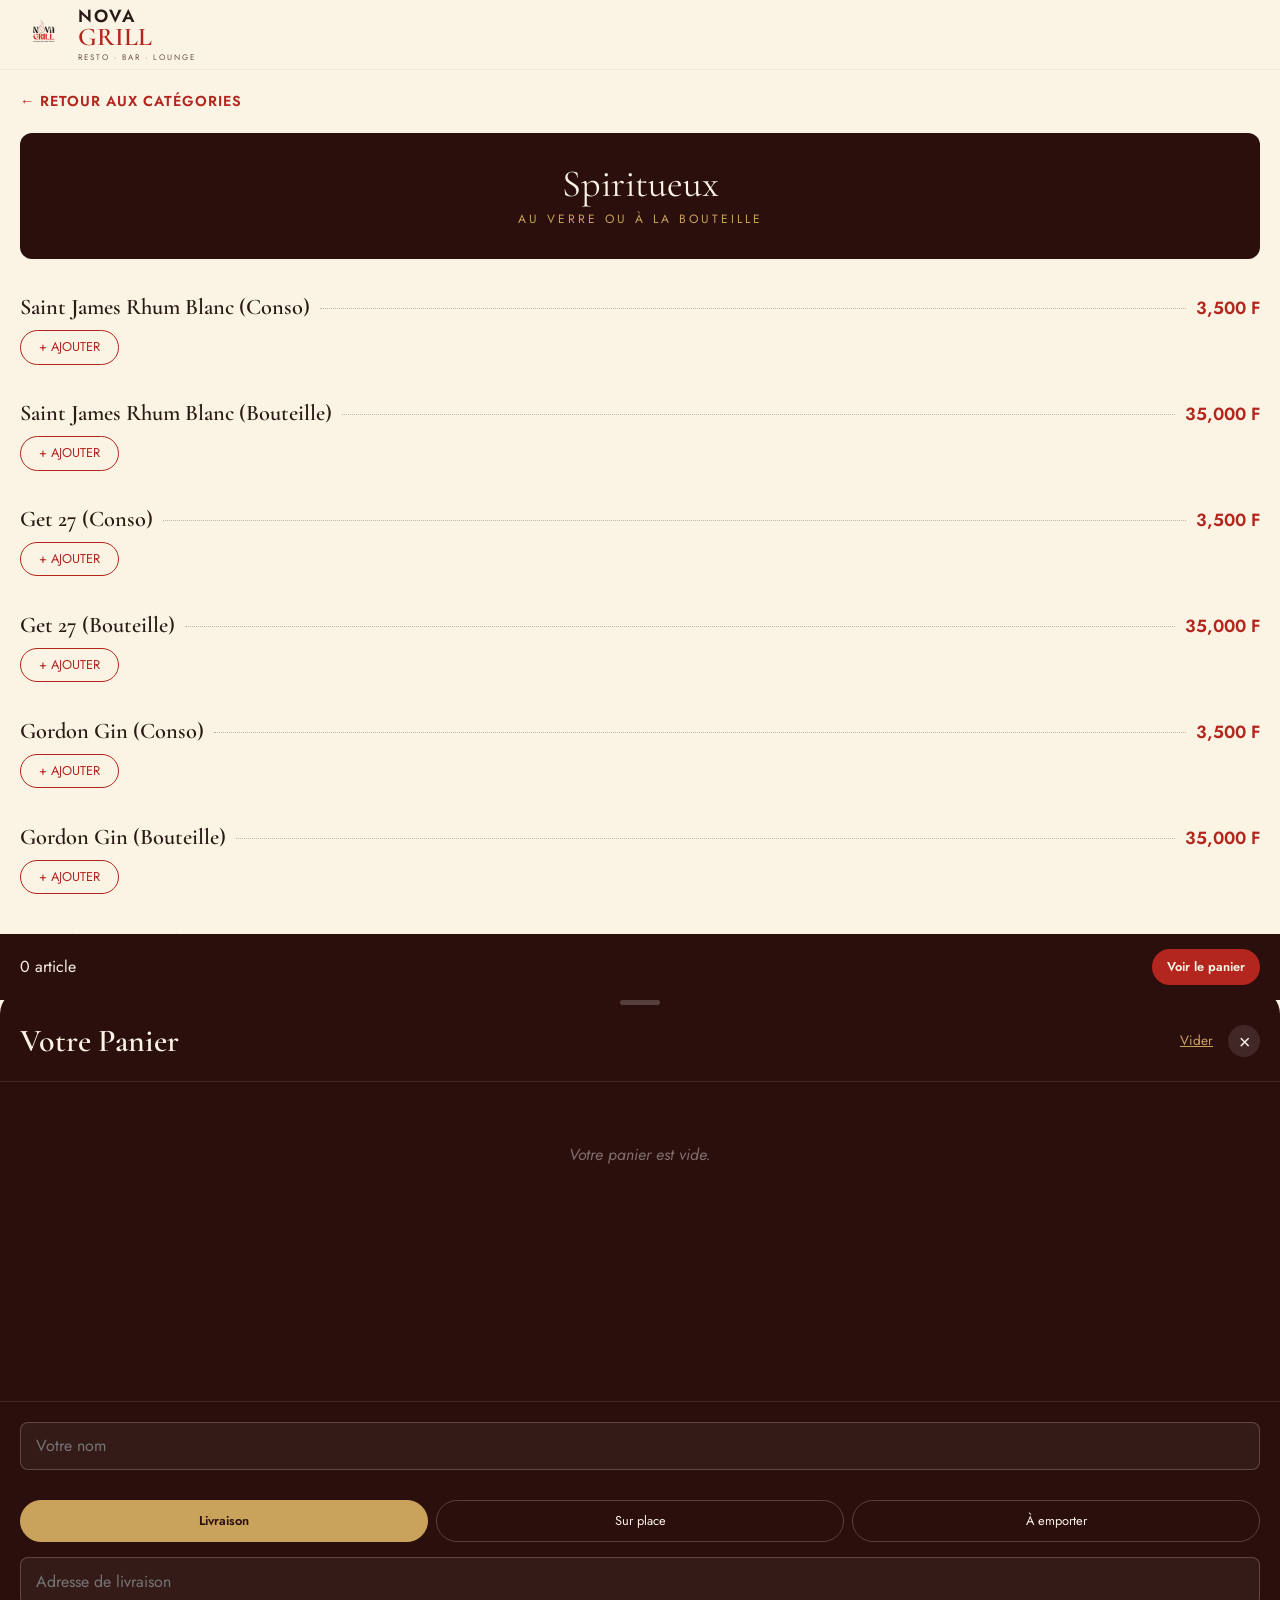
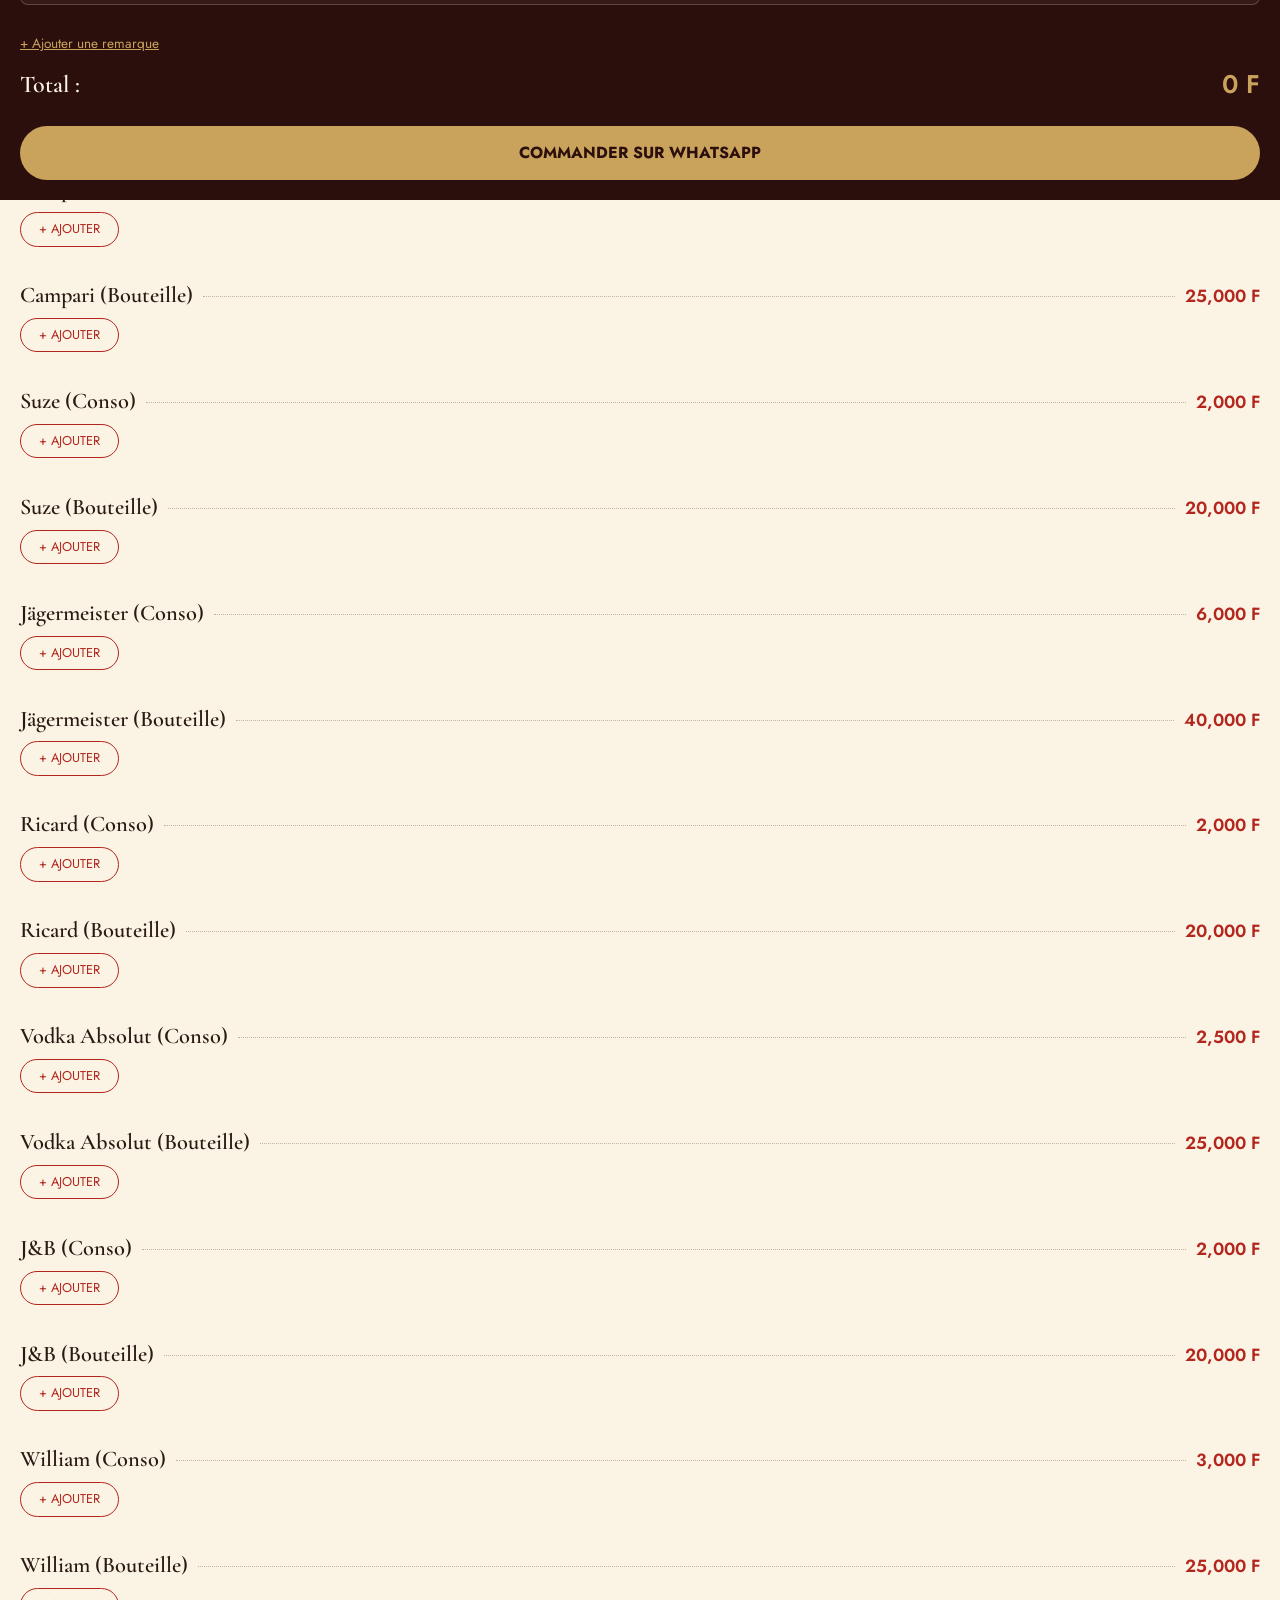
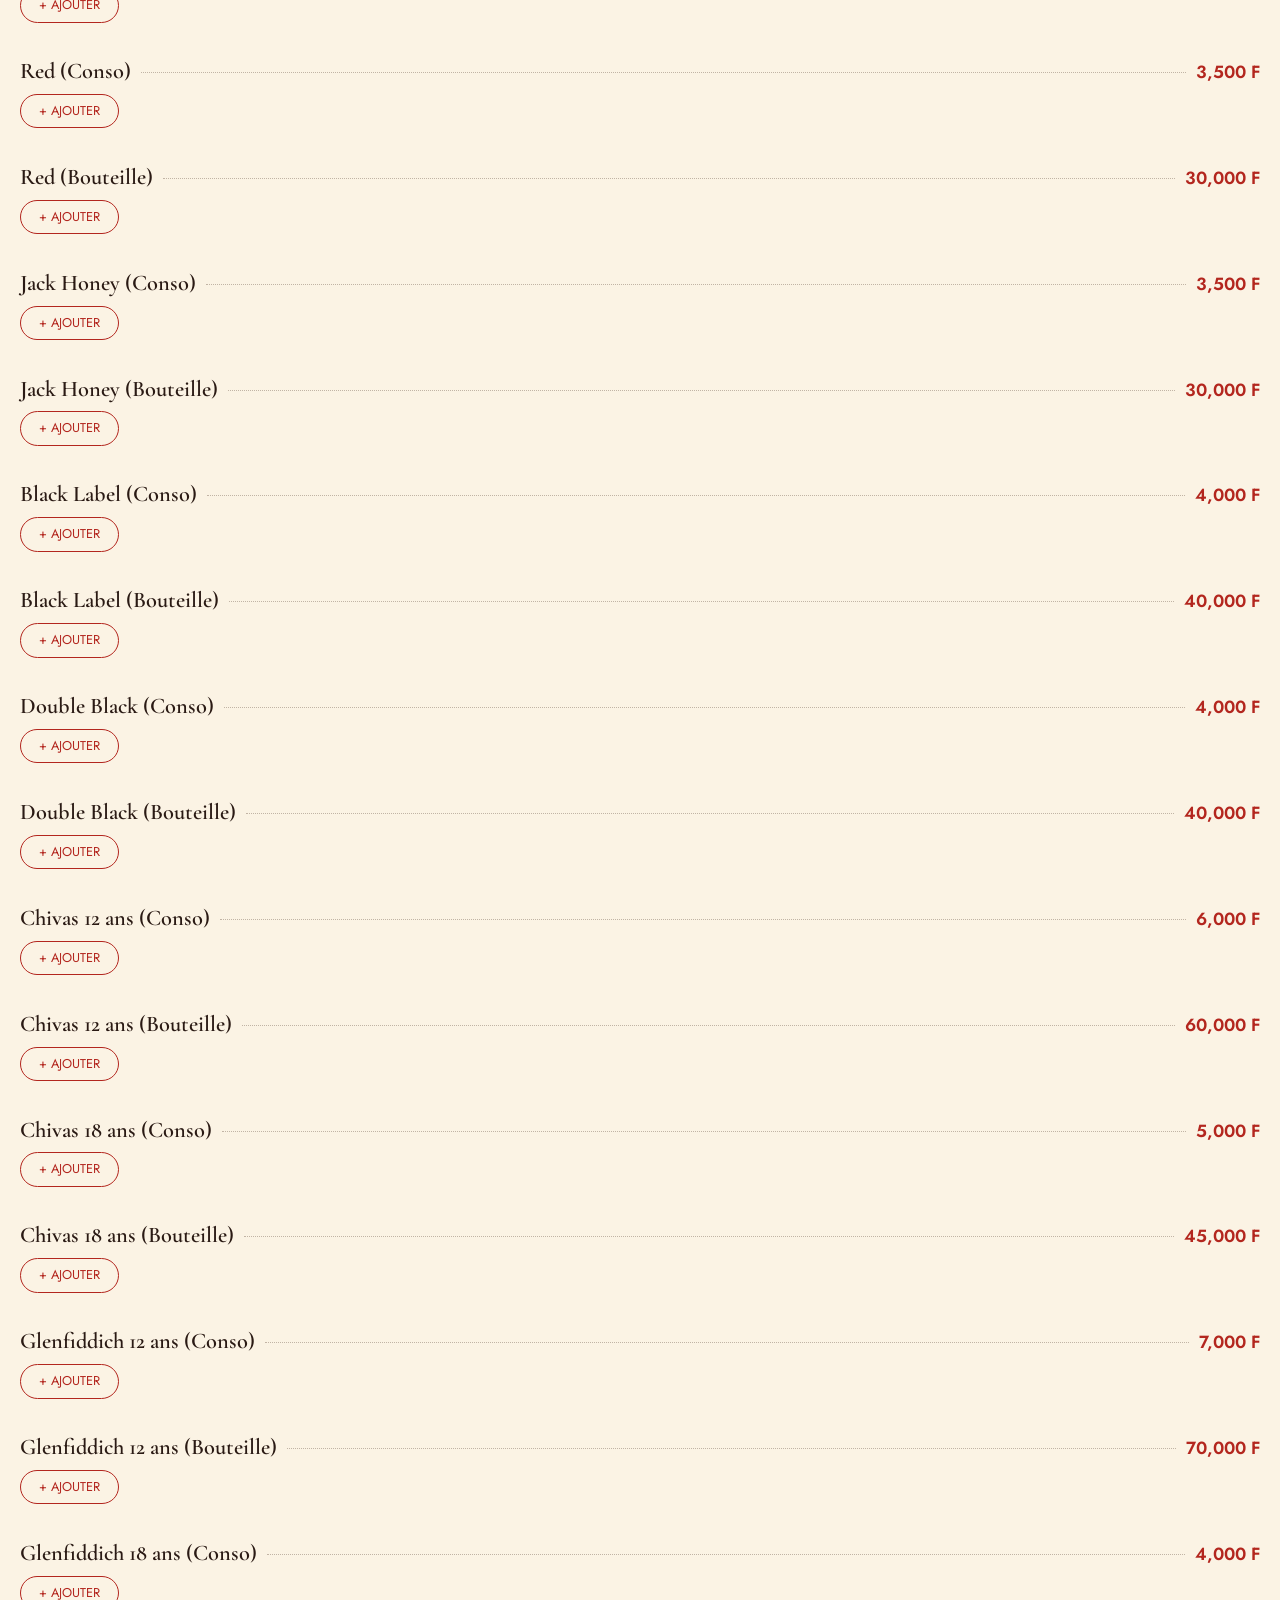
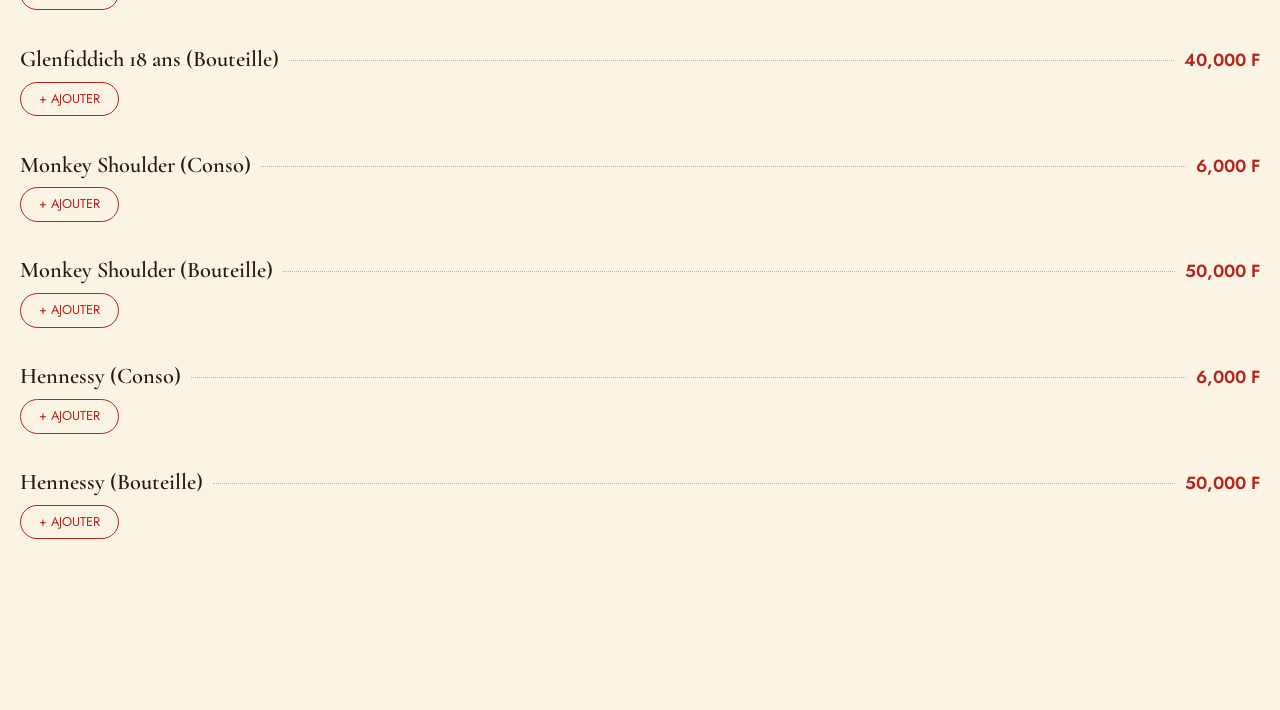
<file: spiritueux.html>
<!DOCTYPE html>
<html lang="fr">
<head>
    <meta charset="UTF-8">
    <meta name="viewport" content="width=device-width, initial-scale=1.0, maximum-scale=1.0, user-scalable=no">
    <title>NOVA GRILL — Spiritueux</title>
    <link rel="preconnect" href="https://fonts.googleapis.com">
    <link rel="preconnect" href="https://fonts.gstatic.com" crossorigin>
    <link href="https://fonts.googleapis.com/css2?family=Cormorant+Garamond:ital,wght@0,400;0,600;1,400&family=Jost:wght@300;400;500;600&display=swap" rel="stylesheet">
    <link rel="stylesheet" href="style.css">
</head>
<body>
    <header>
        <img src="logo.png" alt="Nova Grill" class="header-logo" onerror="this.style.display='none'">
        <div class="header-text">
            <span class="nova">NOVA</span><span class="grill">GRILL</span><span class="sub">Resto · Bar · Lounge</span>
        </div>
    </header>

    <a href="index.html" class="btn-retour">← Retour aux catégories</a>

    <section>
        <div class="section-header">
            <h2 class="section-titre">Spiritueux</h2>
            <p class="section-sous-titre">Au verre ou à la bouteille</p>
        </div>
        <div id="menu-container"></div>
    </section>

    <div class="cart-bar" id="cart-bar" onclick="ouvrirPanier()">
        <div class="cart-bar-text" id="cart-bar-text">0 article</div>
        <div class="cart-bar-btn">Voir le panier</div>
    </div>
    <div id="panier-overlay" onclick="fermerPanier()"></div>
    <div id="panier-drawer">
        <div class="drag-handle"></div>
        <div class="panier-header">
            <h3>Votre Panier</h3>
            <div class="header-actions"><button class="btn-vider" onclick="viderPanier()">Vider</button><button class="btn-fermer" onclick="fermerPanier()">×</button></div>
        </div>
        <div class="panier-content" id="panier-items-container"></div>
        <div class="panier-footer">
            <input type="text" id="nom-input" class="input-nom" placeholder="Votre nom" oninput="preparerLienWhatsApp()">
            <div class="mode-selector">
                <button class="mode-btn active" onclick="setMode('livraison', this)">Livraison</button>
                <button class="mode-btn" onclick="setMode('sur_place', this)">Sur place</button>
                <button class="mode-btn" onclick="setMode('emporter', this)">À emporter</button>
            </div>
            <div id="input-livraison" class="input-cond active"><input type="text" id="adresse-input" placeholder="Adresse de livraison" oninput="preparerLienWhatsApp()"></div>
            <div id="input-sur_place" class="input-cond"><input type="text" id="table-input" placeholder="Numéro de table" oninput="preparerLienWhatsApp()"></div>
            <span class="remarque-toggle" onclick="toggleRemarque()">+ Ajouter une remarque</span>
            <textarea id="remarque-input" class="remarque-input" rows="2" placeholder="Ex: Sans piment..." oninput="preparerLienWhatsApp()"></textarea>
            <div class="panier-total-row"><span>Total :</span><span id="panier-total-prix">0 F</span></div>
            <a href="#" id="btn-whatsapp" class="btn-whatsapp" target="_blank" disabled>Commander sur WhatsApp</a>
        </div>
    </div>
    <div id="toast"><span id="toast-message">Article ajouté</span><button onclick="annulerDernierAjout()">Annuler</button></div>

    <script src="menu-data.js"></script>
    <script src="panier.js"></script>
    <script>
        window.onload = function() {
            const container = document.getElementById('menu-container');
            const items = MENU_DATA.spiritueux; // <-- ICI
            if (items && items.length > 0) {
                items.forEach(item => {
                    const platDiv = document.createElement('div');
                    platDiv.className = 'plat-item';
                    platDiv.innerHTML = `
                        <div class="plat-header"><span class="plat-nom">${item.nom}</span><div class="plat-dots"></div><span class="plat-prix">${item.prix.toLocaleString()} F</span></div>
                        ${item.desc ? `<p class="plat-desc">${item.desc}</p>` : ''}
                        <div class="btn-add-container" id="btn-container-${item.id}">
                            <button class="btn-add" onclick="ajouterAuPanier('${item.nom}', ${item.prix}, '${item.id}')">+ Ajouter</button>
                            <div class="btn-qte-control" id="ctrl-${item.id}"><button onclick="modifierQte('${item.id}', -1)">−</button><span id="qte-${item.id}">1</span><button onclick="modifierQte('${item.id}', 1)">+</button></div>
                        </div>`;
                    container.appendChild(platDiv);
                    if (panier[item.id]) {
                        document.getElementById(`btn-container-${item.id}`).querySelector('.btn-add').style.display = 'none';
                        document.getElementById(`ctrl-${item.id}`).style.display = 'flex';
                        document.getElementById(`qte-${item.id}`).innerText = panier[item.id].qte;
                    }
                });
            }
            mettreAJourUI();
        }
    </script>
</body>
</html>
</file>
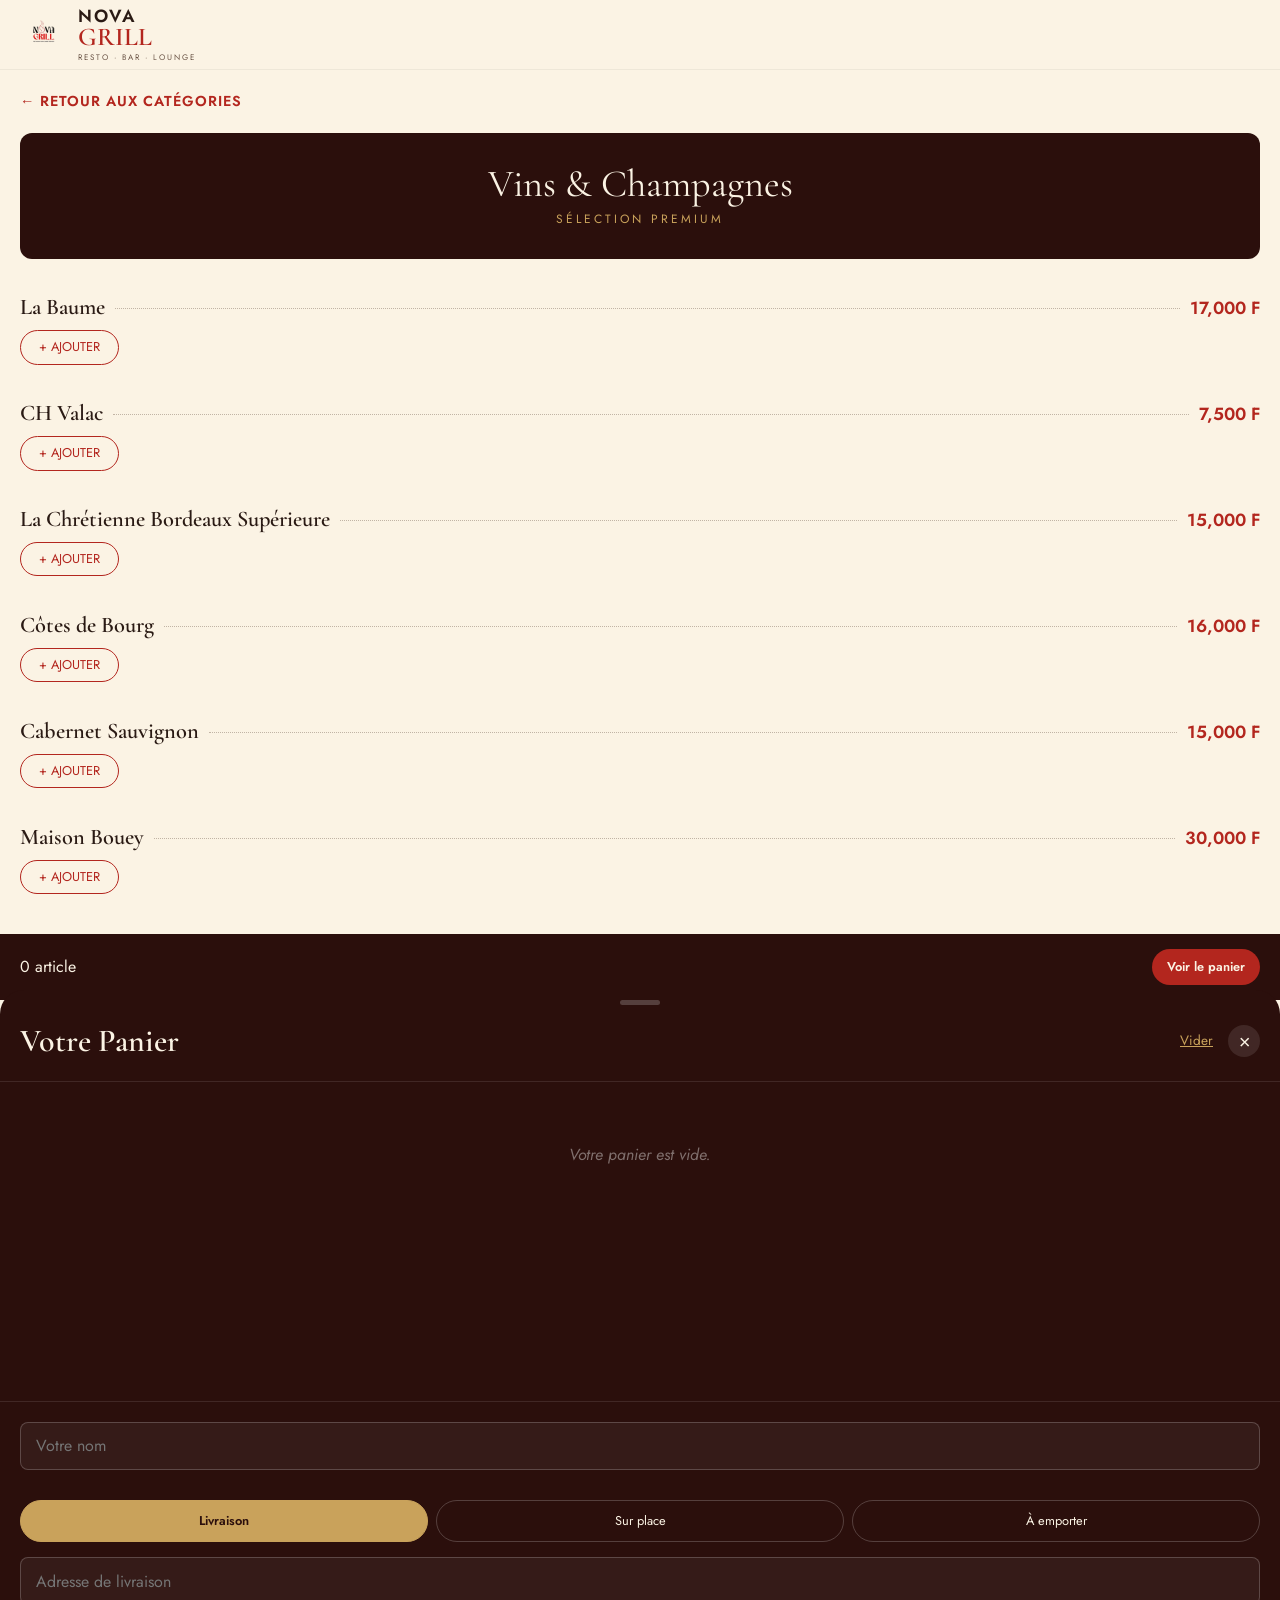
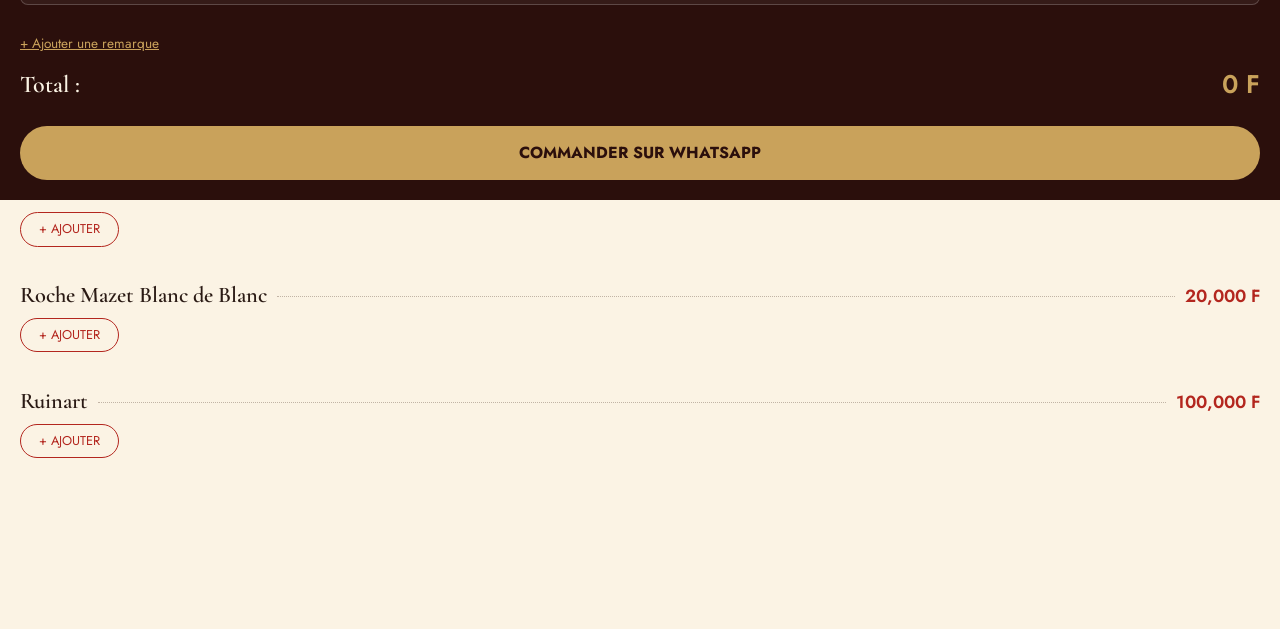
<file: vins.html>
<!DOCTYPE html>
<html lang="fr">
<head>
    <meta charset="UTF-8">
    <meta name="viewport" content="width=device-width, initial-scale=1.0, maximum-scale=1.0, user-scalable=no">
    <title>NOVA GRILL — Vins & Champagnes</title>
    <link rel="preconnect" href="https://fonts.googleapis.com">
    <link rel="preconnect" href="https://fonts.gstatic.com" crossorigin>
    <link href="https://fonts.googleapis.com/css2?family=Cormorant+Garamond:ital,wght@0,400;0,600;1,400&family=Jost:wght@300;400;500;600&display=swap" rel="stylesheet">
    <link rel="stylesheet" href="style.css">
</head>
<body>
    <header>
        <img src="logo.png" alt="Nova Grill" class="header-logo" onerror="this.style.display='none'">
        <div class="header-text">
            <span class="nova">NOVA</span><span class="grill">GRILL</span><span class="sub">Resto · Bar · Lounge</span>
        </div>
    </header>

    <a href="index.html" class="btn-retour">← Retour aux catégories</a>

    <section>
        <div class="section-header">
            <h2 class="section-titre">Vins & Champagnes</h2>
            <p class="section-sous-titre">Sélection Premium</p>
        </div>
        <div id="menu-container"></div>
    </section>

    <div class="cart-bar" id="cart-bar" onclick="ouvrirPanier()">
        <div class="cart-bar-text" id="cart-bar-text">0 article</div>
        <div class="cart-bar-btn">Voir le panier</div>
    </div>
    <div id="panier-overlay" onclick="fermerPanier()"></div>
    <div id="panier-drawer">
        <div class="drag-handle"></div>
        <div class="panier-header">
            <h3>Votre Panier</h3>
            <div class="header-actions"><button class="btn-vider" onclick="viderPanier()">Vider</button><button class="btn-fermer" onclick="fermerPanier()">×</button></div>
        </div>
        <div class="panier-content" id="panier-items-container"></div>
        <div class="panier-footer">
            <input type="text" id="nom-input" class="input-nom" placeholder="Votre nom" oninput="preparerLienWhatsApp()">
            <div class="mode-selector">
                <button class="mode-btn active" onclick="setMode('livraison', this)">Livraison</button>
                <button class="mode-btn" onclick="setMode('sur_place', this)">Sur place</button>
                <button class="mode-btn" onclick="setMode('emporter', this)">À emporter</button>
            </div>
            <div id="input-livraison" class="input-cond active"><input type="text" id="adresse-input" placeholder="Adresse de livraison" oninput="preparerLienWhatsApp()"></div>
            <div id="input-sur_place" class="input-cond"><input type="text" id="table-input" placeholder="Numéro de table" oninput="preparerLienWhatsApp()"></div>
            <span class="remarque-toggle" onclick="toggleRemarque()">+ Ajouter une remarque</span>
            <textarea id="remarque-input" class="remarque-input" rows="2" placeholder="Ex: Sans piment..." oninput="preparerLienWhatsApp()"></textarea>
            <div class="panier-total-row"><span>Total :</span><span id="panier-total-prix">0 F</span></div>
            <a href="#" id="btn-whatsapp" class="btn-whatsapp" target="_blank" disabled>Commander sur WhatsApp</a>
        </div>
    </div>
    <div id="toast"><span id="toast-message">Article ajouté</span><button onclick="annulerDernierAjout()">Annuler</button></div>

    <script src="menu-data.js"></script>
    <script src="panier.js"></script>
    <script>
        window.onload = function() {
            const container = document.getElementById('menu-container');
            const items = MENU_DATA.vins; // <-- ICI
            if (items && items.length > 0) {
                items.forEach(item => {
                    const platDiv = document.createElement('div');
                    platDiv.className = 'plat-item';
                    platDiv.innerHTML = `
                        <div class="plat-header"><span class="plat-nom">${item.nom}</span><div class="plat-dots"></div><span class="plat-prix">${item.prix.toLocaleString()} F</span></div>
                        ${item.desc ? `<p class="plat-desc">${item.desc}</p>` : ''}
                        <div class="btn-add-container" id="btn-container-${item.id}">
                            <button class="btn-add" onclick="ajouterAuPanier('${item.nom}', ${item.prix}, '${item.id}')">+ Ajouter</button>
                            <div class="btn-qte-control" id="ctrl-${item.id}"><button onclick="modifierQte('${item.id}', -1)">−</button><span id="qte-${item.id}">1</span><button onclick="modifierQte('${item.id}', 1)">+</button></div>
                        </div>`;
                    container.appendChild(platDiv);
                    if (panier[item.id]) {
                        document.getElementById(`btn-container-${item.id}`).querySelector('.btn-add').style.display = 'none';
                        document.getElementById(`ctrl-${item.id}`).style.display = 'flex';
                        document.getElementById(`qte-${item.id}`).innerText = panier[item.id].qte;
                    }
                });
            }
            mettreAJourUI();
        }
    </script>
</body>
</html>
</file>
<file: style.css>
/* RESET GLOBAL */
*, *::before, *::after { box-sizing: border-box; margin: 0; padding: 0; }
button, input, textarea, a { font: inherit; color: inherit; appearance: none; -webkit-appearance: none; background: none; border: none; outline: none; text-decoration: none; }
button { cursor: pointer; }

/* PALETTE */
:root {
    --bg: #FBF3E4; --card: #FFFBF4; --text: #2A1A14; --text-2: #6B5547;
    --red: #B3261E; --dark: #2B0F0C; --gold: #C9A25B;
    --font-titre: 'Cormorant Garamond', serif; --font-texte: 'Jost', sans-serif;
}

html { scroll-behavior: smooth; }

body {
    background-color: var(--bg); color: var(--text); font-family: var(--font-texte);
    line-height: 1.6; overflow-x: hidden; -webkit-font-smoothing: antialiased; padding-bottom: 90px;
}

/* HEADER */
header {
    position: fixed; top: 0; left: 0; width: 100%; background-color: var(--bg);
    padding: 10px 20px; display: flex; align-items: center; gap: 12px;
    z-index: 100; border-bottom: 1px solid rgba(0,0,0,0.05); height: 70px;
}
.header-logo { height: 45px; }
.header-text { display: flex; flex-direction: column; line-height: 1; }
.header-text .nova { font-family: var(--font-texte); font-weight: 600; font-size: 1.1rem; letter-spacing: 2px; }
.header-text .grill { font-family: var(--font-titre); font-weight: 600; font-size: 1.6rem; color: var(--red); margin-top: -2px; }
.header-text .sub { font-size: 0.5rem; letter-spacing: 2px; color: var(--text-2); text-transform: uppercase; margin-top: 4px; }

/* BOUTON RETOUR */
.btn-retour { display: inline-flex; align-items: center; gap: 8px; margin: 90px 20px 20px 20px; color: var(--red); font-weight: 600; font-size: 0.9rem; text-transform: uppercase; letter-spacing: 1px; }

/* SECTIONS & PLATS */
section { padding: 0 20px 50px 20px; }
.section-header { background: var(--dark); color: var(--bg); padding: 30px 20px; text-align: center; margin-bottom: 30px; border-radius: 12px; }
.section-titre { font-family: var(--font-titre); font-size: 2.4rem; font-weight: 400; line-height: 1.1; }
.section-sous-titre { font-size: 0.75rem; color: var(--gold); text-transform: uppercase; letter-spacing: 3px; margin-top: 5px; }

.plat-item { margin-bottom: 30px; }
.plat-header { display: flex; justify-content: space-between; align-items: baseline; margin-bottom: 5px; }
.plat-nom { font-family: var(--font-titre); font-size: 1.4rem; font-weight: 600; }
.plat-dots { flex-grow: 1; border-bottom: 1px dotted rgba(107, 85, 71, 0.4); margin: 0 10px; position: relative; top: -5px; }
.plat-prix { font-family: var(--font-texte); font-size: 1.1rem; color: var(--red); font-weight: 600; }
.plat-desc { font-size: 1rem; color: var(--text-2); font-style: italic; font-family: var(--font-titre); margin-bottom: 12px; max-width: 90%; }

.btn-add-container { min-height: 35px; }
.btn-add { border: 1px solid var(--red); color: var(--red); padding: 6px 18px; border-radius: 20px; font-size: 0.8rem; text-transform: uppercase; }
.btn-qte-control { display: none; align-items: center; justify-content: space-between; width: 110px; border: 1px solid var(--red); border-radius: 20px; padding: 2px 5px; color: var(--red); font-weight: 600; }
.btn-qte-control button { color: var(--red); font-size: 1.2rem; width: 25px; height: 25px; }

/* PANIER (BOTTOM SHEET) */
#panier-overlay { position: fixed; top: 0; left: 0; width: 100%; height: 100dvh; background: rgba(43, 15, 12, 0.7); z-index: 200; opacity: 0; visibility: hidden; transition: all 0.3s; }
#panier-overlay.active { opacity: 1; visibility: visible; }
#panier-drawer { position: fixed; bottom: -100%; left: 0; width: 100%; height: 90dvh; background: var(--dark); color: var(--bg); z-index: 201; border-radius: 24px 24px 0 0; transition: bottom 0.3s cubic-bezier(0.2, 0.8, 0.2, 1); display: flex; flex-direction: column; overflow: hidden; }
#panier-drawer.active { bottom: 0; }
.drag-handle { width: 40px; height: 5px; background: rgba(255,255,255,0.2); border-radius: 5px; margin: 10px auto; flex-shrink: 0; }
.panier-header { padding: 0 20px 15px; display: flex; justify-content: space-between; align-items: center; border-bottom: 1px solid rgba(255,255,255,0.1); flex-shrink: 0; }
.panier-header h3 { font-family: var(--font-titre); font-size: 2rem; font-weight: 600; }
.header-actions { display: flex; align-items: center; gap: 15px; }
.btn-vider { color: var(--gold); font-size: 0.85rem; text-decoration: underline; }
.btn-fermer { width: 32px; height: 32px; border-radius: 50%; background: rgba(255,255,255,0.1); display: flex; justify-content: center; align-items: center; font-size: 1.2rem; }
.panier-content { flex-grow: 1; overflow-y: auto; padding: 20px; }
.panier-item-card { display: flex; flex-direction: column; gap: 10px; padding: 15px 0; border-bottom: 1px dashed rgba(255,255,255,0.2); }
.item-top { display: flex; justify-content: space-between; align-items: baseline; }
.item-nom { font-family: var(--font-titre); font-size: 1.4rem; font-weight: 500; }
.item-prix { font-family: var(--font-texte); color: var(--gold); font-weight: 600; font-size: 1.1rem; }
.item-bottom { display: flex; justify-content: space-between; align-items: center; }
.qte-selector { display: flex; align-items: center; gap: 15px; border: 1px solid var(--gold); border-radius: 20px; padding: 4px 10px; }
.qte-selector button { color: var(--gold); font-size: 1.2rem; }
.qte-selector span { font-family: var(--font-texte); font-weight: 500; width: 15px; text-align: center; }
.btn-trash { color: rgba(255,255,255,0.3); padding: 5px; }
.mode-selector { display: flex; gap: 8px; margin-bottom: 15px; margin-top: 20px; }
.mode-btn { flex: 1; padding: 10px 5px; border-radius: 999px; border: 1px solid rgba(255,255,255,0.2); font-size: 0.8rem; }
.mode-btn.active { background: var(--gold); color: var(--dark); border-color: var(--gold); font-weight: 600; }
.input-cond { display: none; margin-bottom: 15px; }
.input-cond.active { display: block; }
.input-cond input, .remarque-input, .input-nom { width: 100%; height: 48px; border-radius: 8px; border: 1px solid rgba(255,255,255,0.2); padding: 0 15px; font-size: 16px; background: rgba(255,255,255,0.05); color: var(--bg); margin-bottom: 10px; }
.remarque-toggle { font-size: 0.85rem; color: var(--gold); text-decoration: underline; display: inline-block; margin-bottom: 10px; }
.remarque-input { display: none; padding: 10px 15px; height: auto; resize: vertical; }
.remarque-input.active { display: block; }
.panier-footer { flex-shrink: 0; padding: 20px; border-top: 1px solid rgba(255,255,255,0.1); }
.panier-total-row { display: flex; justify-content: space-between; align-items: center; margin-bottom: 20px; }
.panier-total-row span:first-child { font-family: var(--font-titre); font-size: 1.5rem; font-weight: 600; }
.panier-total-row span:last-child { font-family: var(--font-texte); font-size: 1.6rem; color: var(--gold); font-weight: 600; }
.btn-whatsapp { display: flex; justify-content: center; align-items: center; width: 100%; height: 54px; background: var(--gold); color: var(--dark); border-radius: 999px; font-weight: 700; text-transform: uppercase; }
.btn-whatsapp:disabled { background: rgba(255,255,255,0.1); color: rgba(255,255,255,0.3); }

/* BARRE PANIER FIXE & TOAST */
.cart-bar { position: fixed; bottom: -100px; left: 0; width: 100%; background: var(--dark); color: var(--bg); padding: 15px 20px; display: flex; justify-content: space-between; align-items: center; z-index: 150; transition: bottom 0.4s; }
.cart-bar.active { bottom: 0; }
.cart-bar-text strong { color: var(--gold); }
.cart-bar-btn { background: var(--red); color: var(--bg); padding: 8px 15px; border-radius: 20px; font-weight: 600; font-size: 0.8rem; }
#toast { position: fixed; bottom: 90px; left: 50%; transform: translateX(-50%); background: var(--gold); color: var(--dark); padding: 12px 20px; border-radius: 30px; display: flex; gap: 15px; z-index: 9999; opacity: 0; visibility: hidden; transition: all 0.3s; }
#toast.active { opacity: 1; visibility: visible; }
#toast button { color: var(--dark); font-weight: 700; text-decoration: underline; }

/* INDEX SPECIFIQUE (HERO & GRILLE) */
#hero { height: 60dvh; display: flex; flex-direction: column; justify-content: flex-end; align-items: center; text-align: center; padding: 40px 20px; margin-top: 70px; background: linear-gradient(to bottom, rgba(43,15,12,0.1) 0%, rgba(43,15,12,0.9) 100%), url('https://images.unsplash.com/photo-1536935338788-846bb9981813?q=80&w=1000&auto=format&fit=crop') center/cover; color: var(--bg); }
.hero-titre { font-family: var(--font-titre); font-size: 3rem; font-weight: 400; line-height: 1.1; margin-bottom: 15px; text-shadow: 0 2px 10px rgba(0,0,0,0.5); }
.hero-titre i { color: var(--gold); }
.hero-desc { font-size: 0.95rem; max-width: 320px; letter-spacing: 0.5px; margin-bottom: 30px; color: #E6DED3; }
.categories-section { padding: 40px 20px; }
.category-grid { display: grid; grid-template-columns: 1fr; gap: 20px; max-width: 600px; margin: 0 auto; }
.category-card { background: var(--dark); color: var(--bg); border-radius: 16px; padding: 30px 20px; text-align: center; display: flex; flex-direction: column; justify-content: center; align-items: center; box-shadow: 0 4px 15px rgba(0,0,0,0.1); position: relative; overflow: hidden; }
.category-card h3 { font-family: var(--font-titre); font-size: 2rem; font-weight: 600; color: var(--bg); margin-bottom: 5px; z-index: 2; }
.category-card p { font-size: 0.8rem; color: var(--gold); text-transform: uppercase; letter-spacing: 2px; z-index: 2; }
.category-card::before { content: ''; position: absolute; top: -50%; left: -50%; width: 200%; height: 200%; background: radial-gradient(circle, rgba(201, 162, 91, 0.1) 0%, transparent 70%); z-index: 1; }

/* FOOTER INFOS */
#infos { background: #F2E8D5; text-align: center; padding: 40px 20px; }
.info-item { margin-bottom: 25px; }
.info-item h4 { font-family: var(--font-titre); font-size: 1.5rem; color: var(--red); margin-bottom: 5px; }
.info-item p { font-size: 0.95rem; color: var(--text-2); }
.footer-buttons { display: flex; justify-content: center; gap: 10px; margin-top: 30px; flex-wrap: wrap; }
.btn-footer { background: var(--dark); color: var(--bg); padding: 12px 20px; border-radius: 8px; font-size: 0.9rem; font-weight: 500; display: flex; align-items: center; gap: 8px; box-shadow: 0 4px 10px rgba(0,0,0,0.1); }
.btn-footer.appeler { background: var(--gold); color: var(--dark); }
.btn-footer.whatsapp { background: #25D366; color: white; }
.demo-note { text-align: center; font-size: 0.7rem; color: #999; margin-top: 40px; }

/* BARRE DE RECHERCHE (INDEX) */
.search-container { padding: 0 20px 20px 20px; max-width: 600px; margin: 0 auto; }
.search-wrapper { position: relative; width: 100%; }
.search-input { width: 100%; height: 55px; border-radius: 30px; border: 1px solid #D1C4B4; padding: 0 20px 0 50px; font-family: var(--font-texte); font-size: 1rem; background: var(--card); color: var(--text); box-shadow: 0 4px 15px rgba(0,0,0,0.05); transition: border-color 0.3s; }
.search-input:focus { border-color: var(--red); }
.search-icon { position: absolute; left: 20px; top: 50%; transform: translateY(-50%); width: 20px; height: 20px; color: var(--text-2); pointer-events: none; }
</file>
